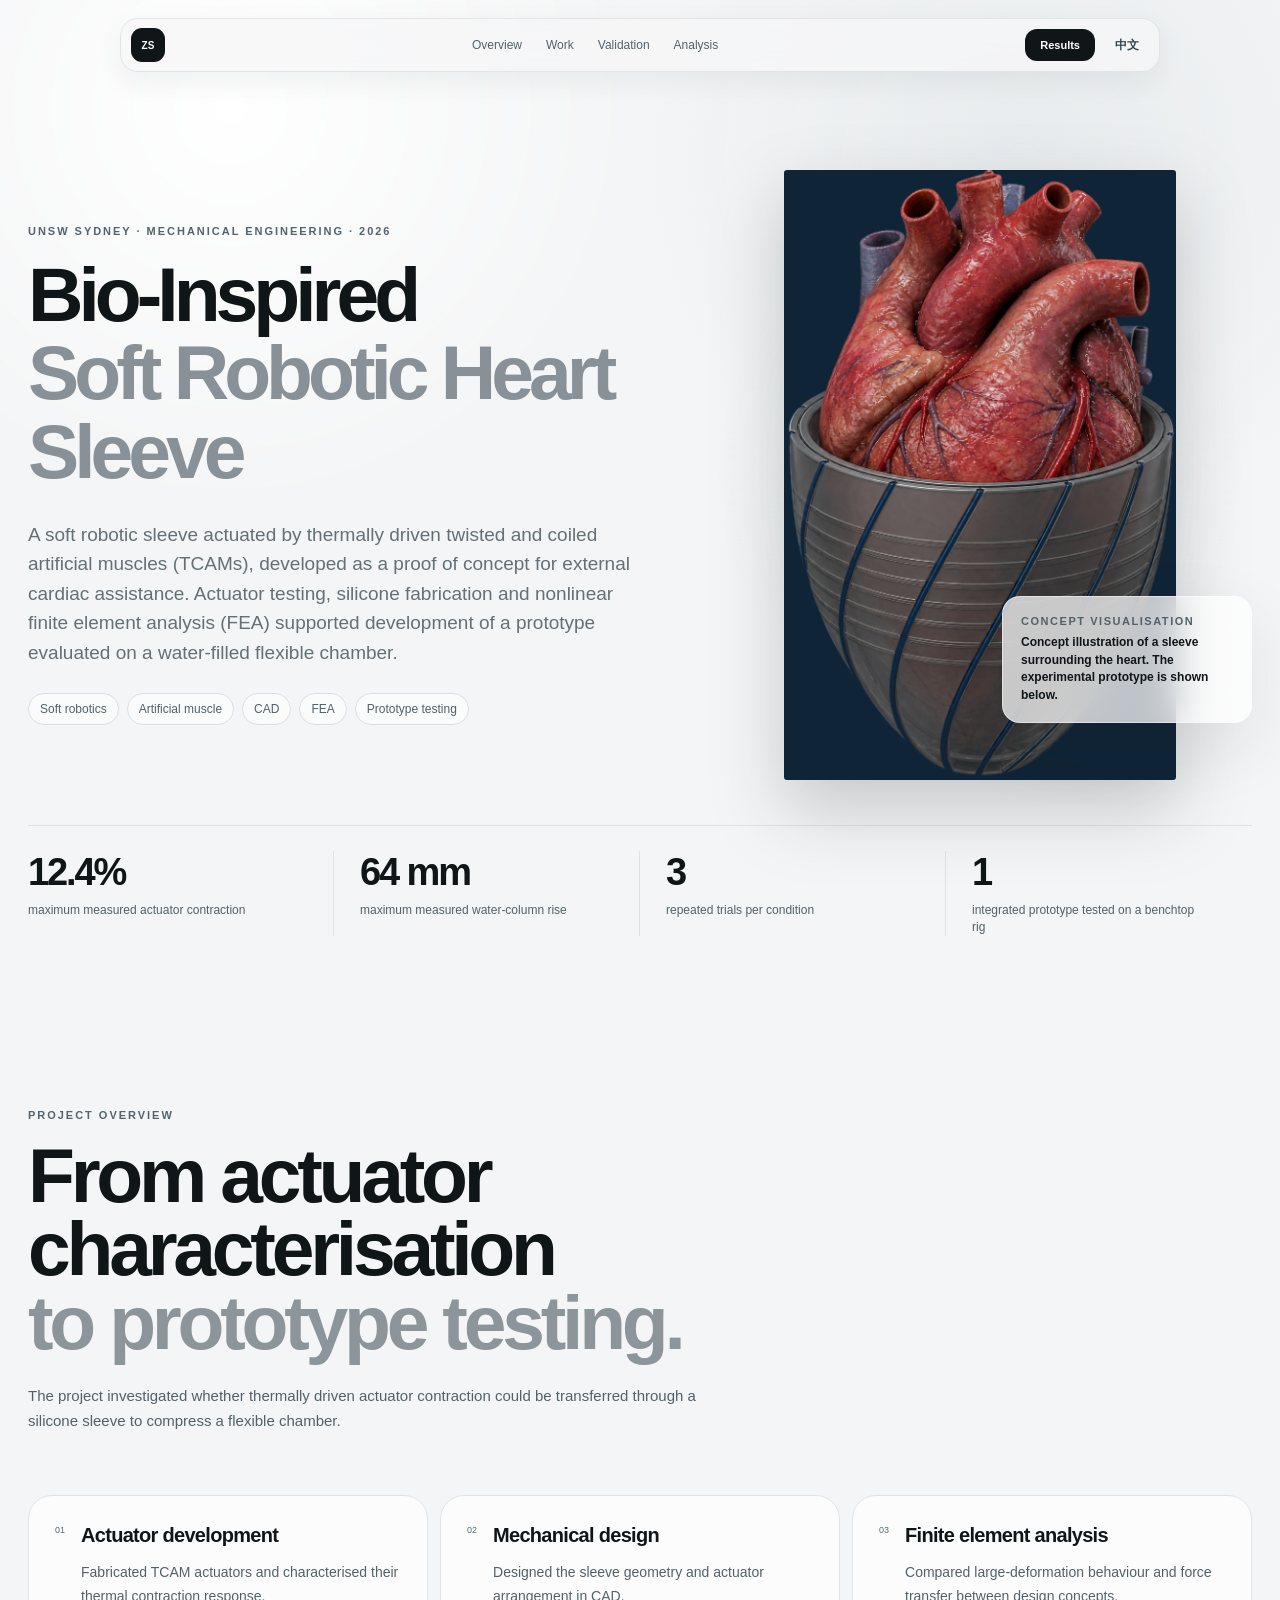
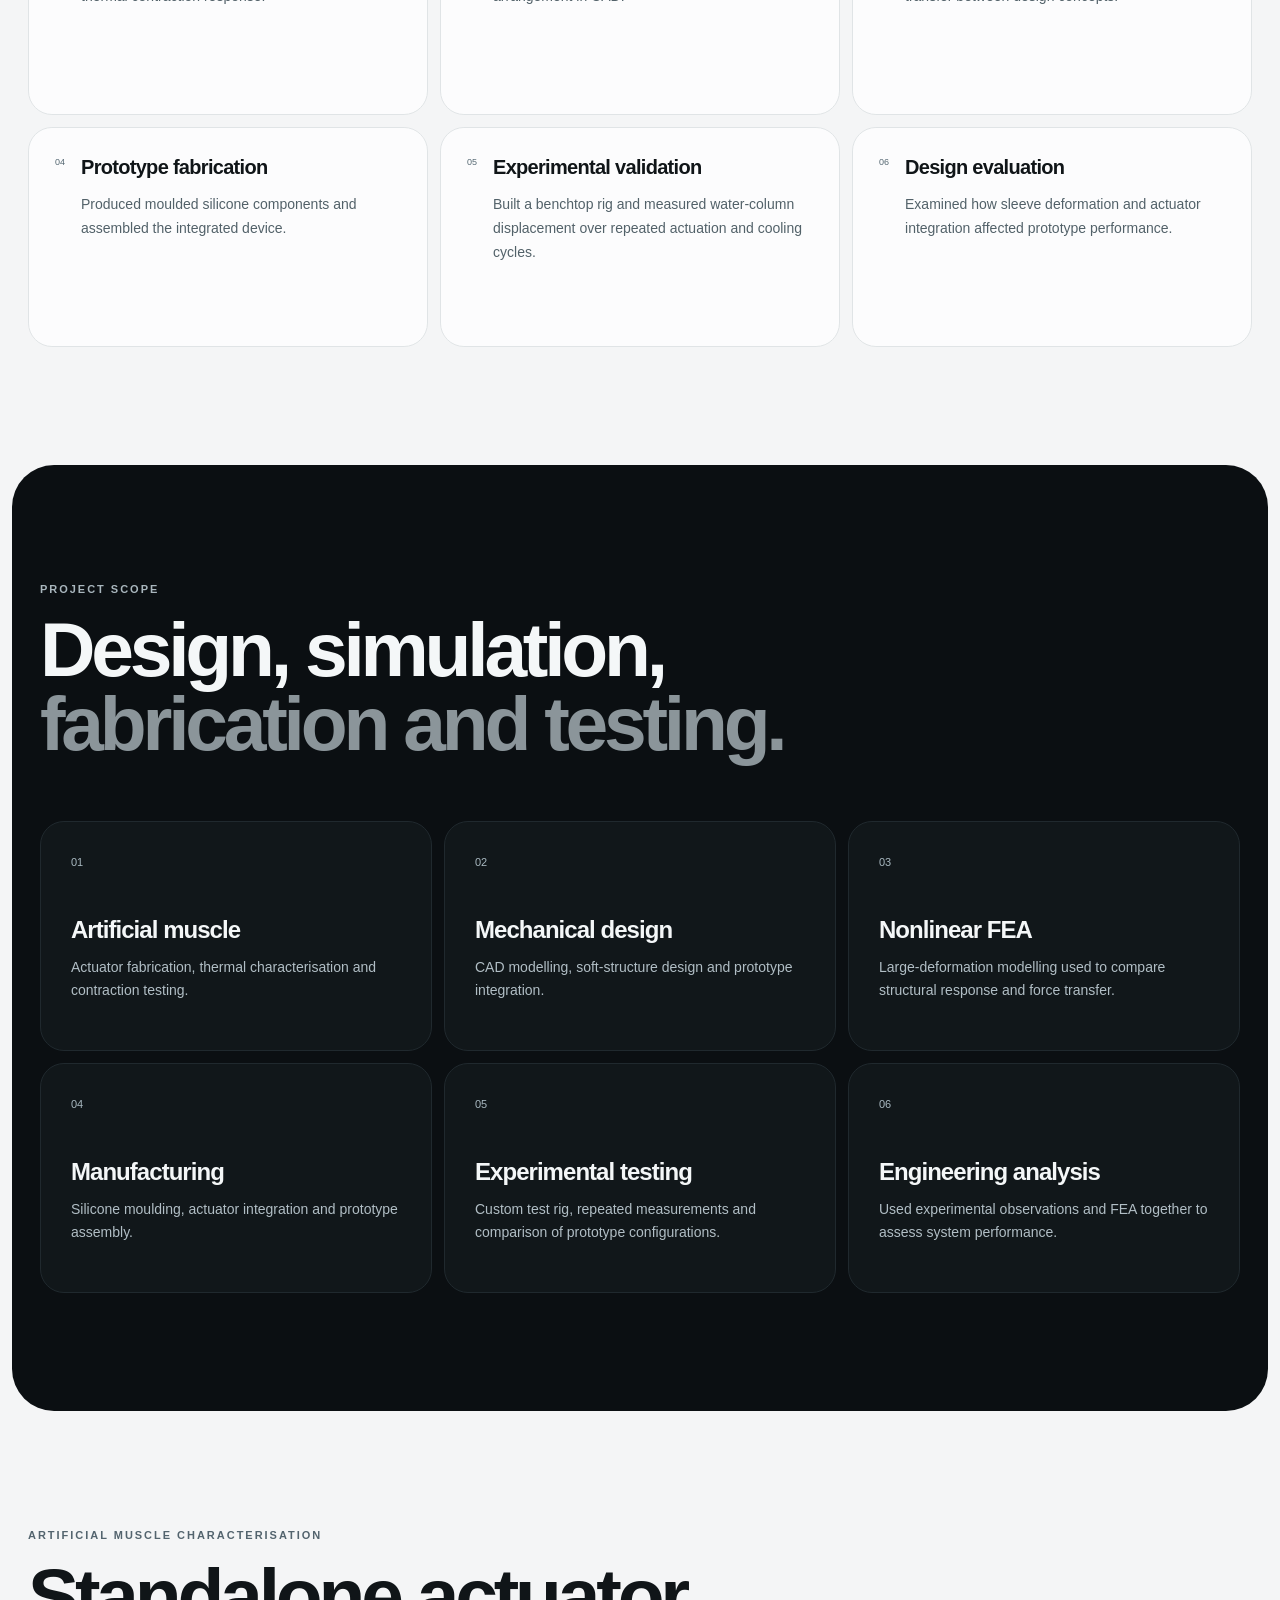
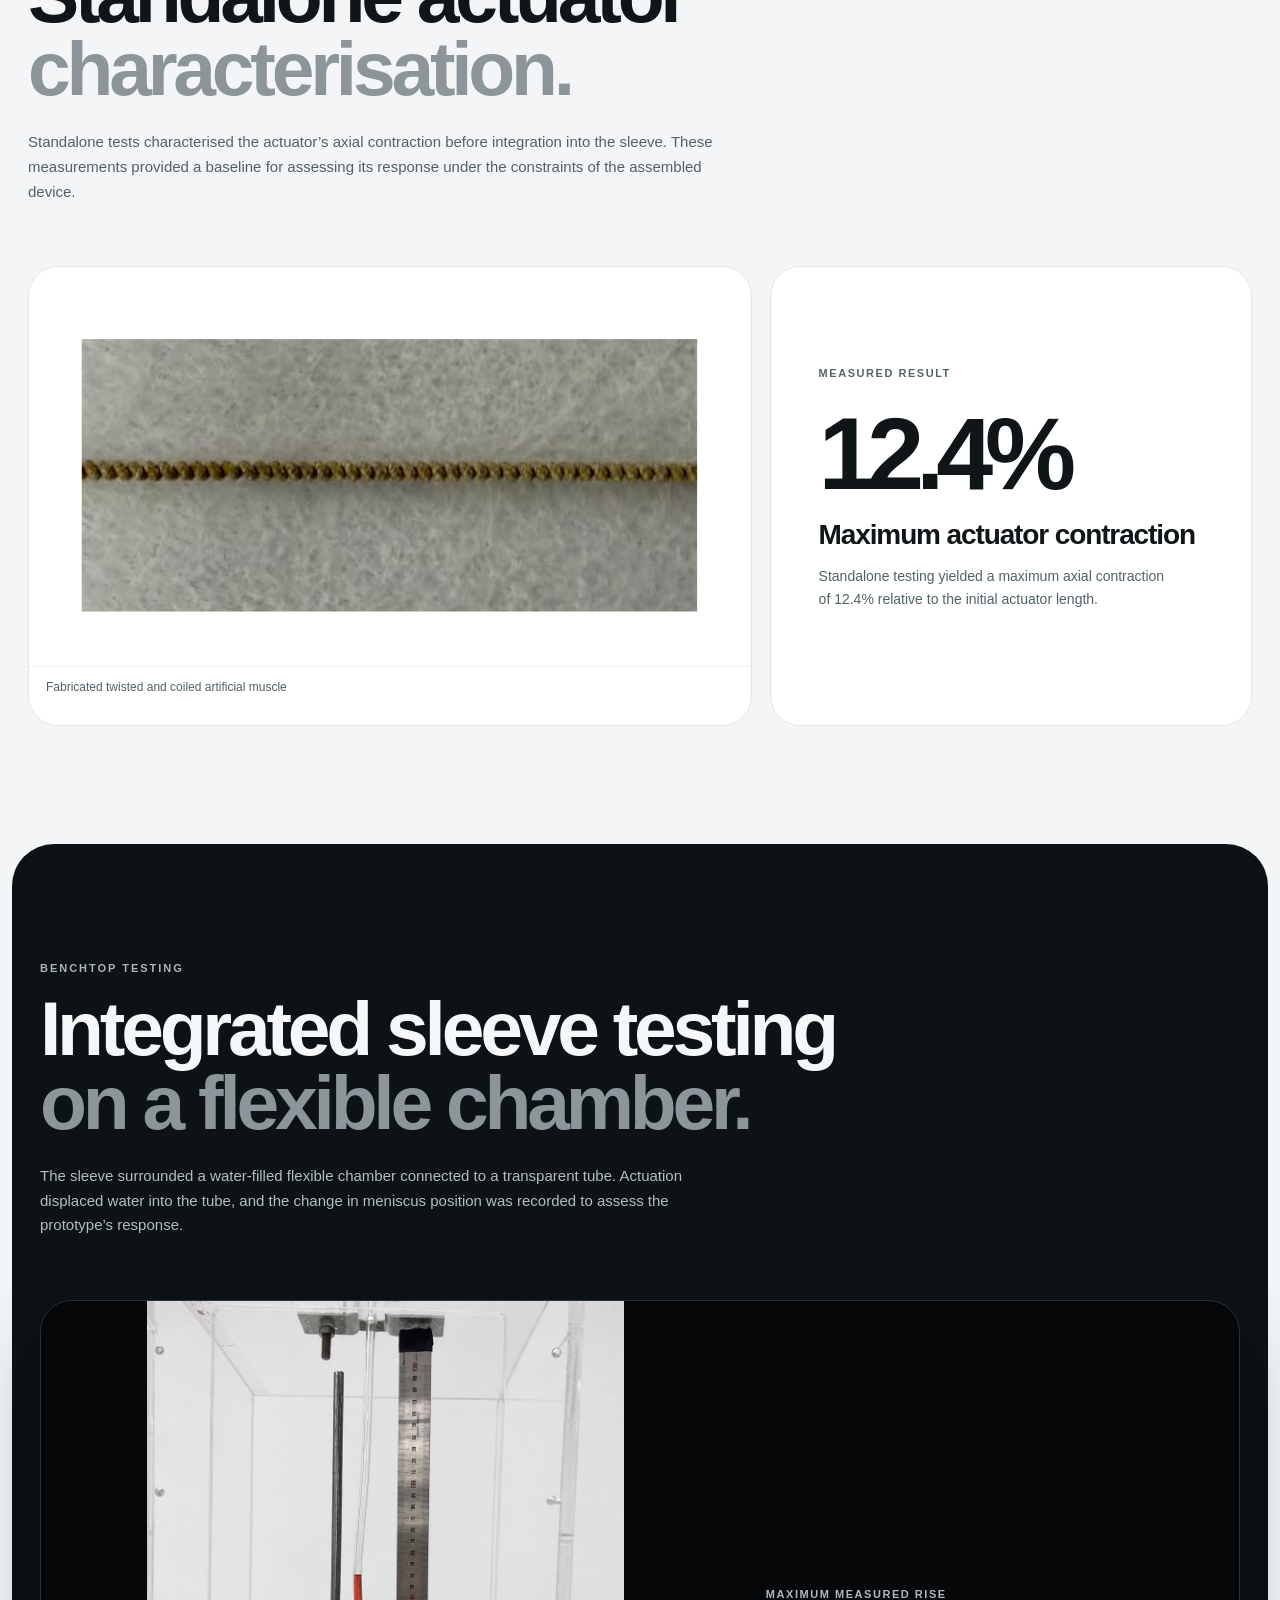
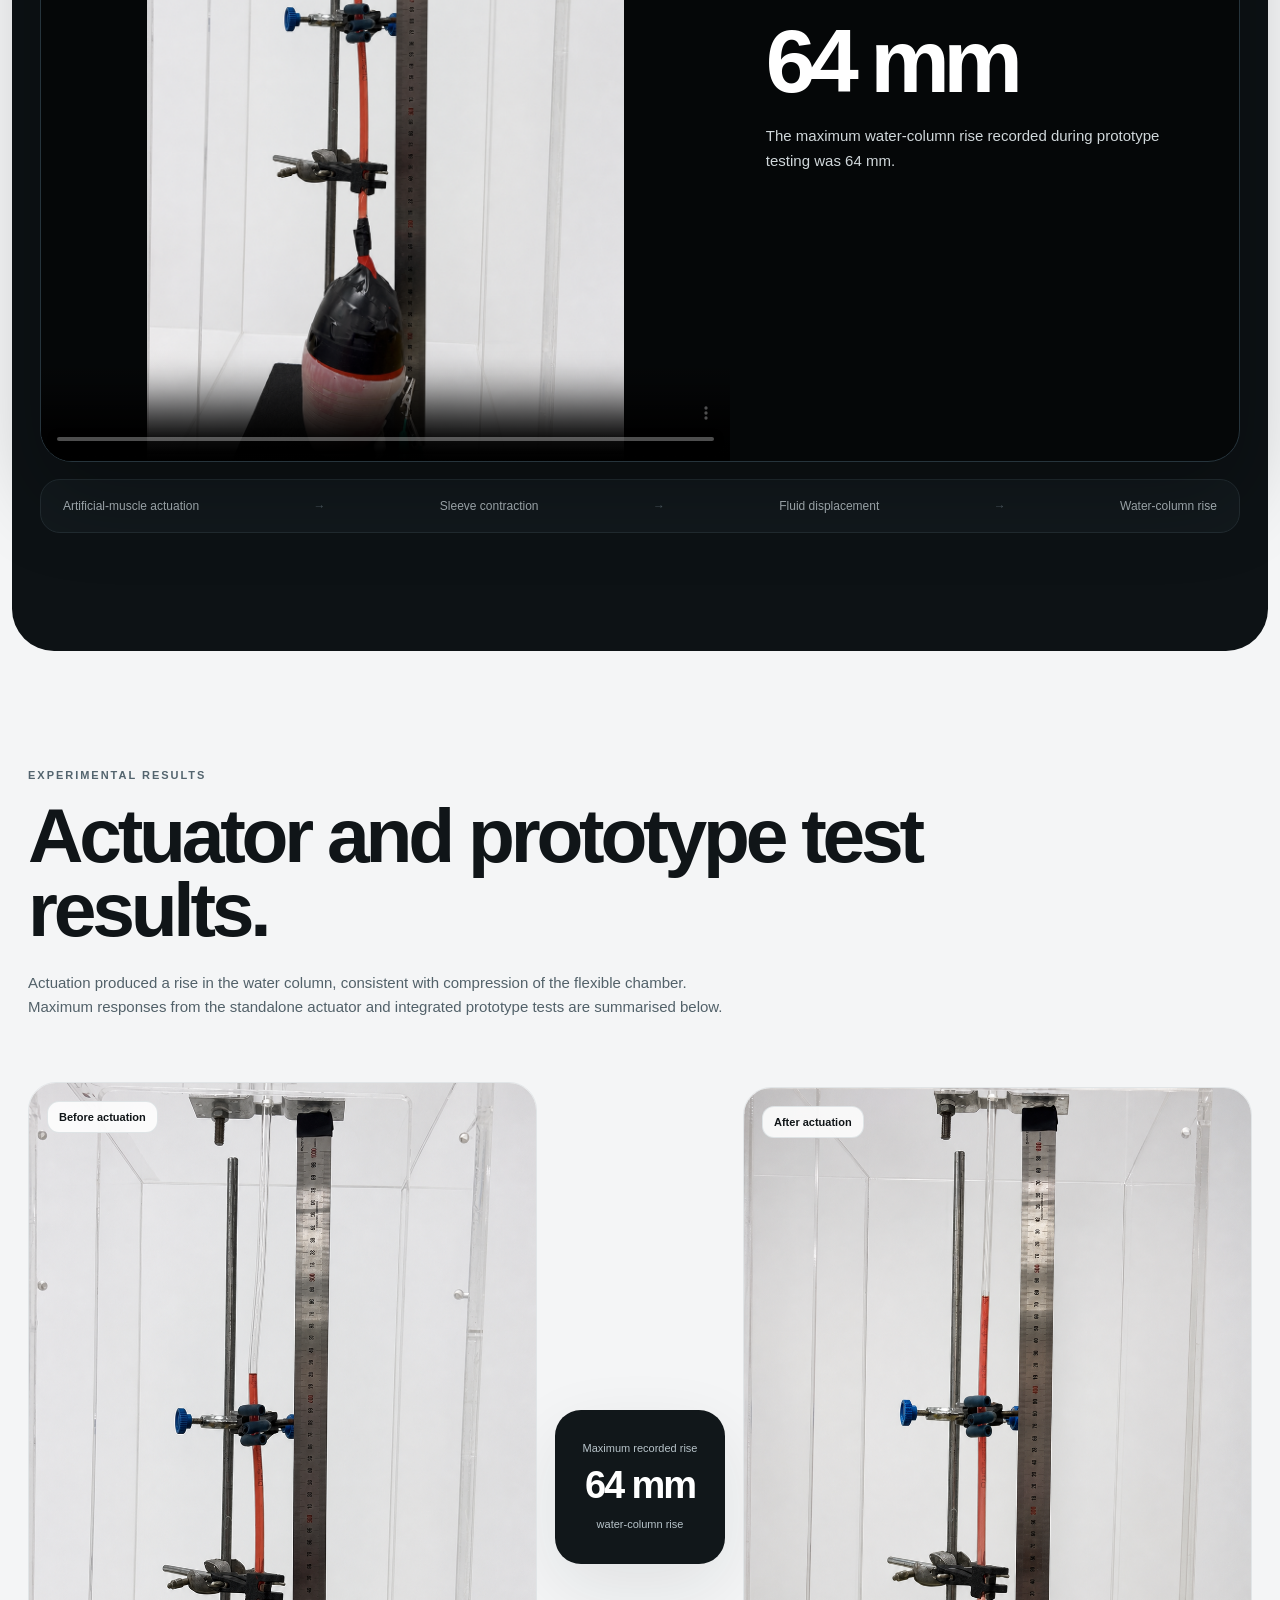
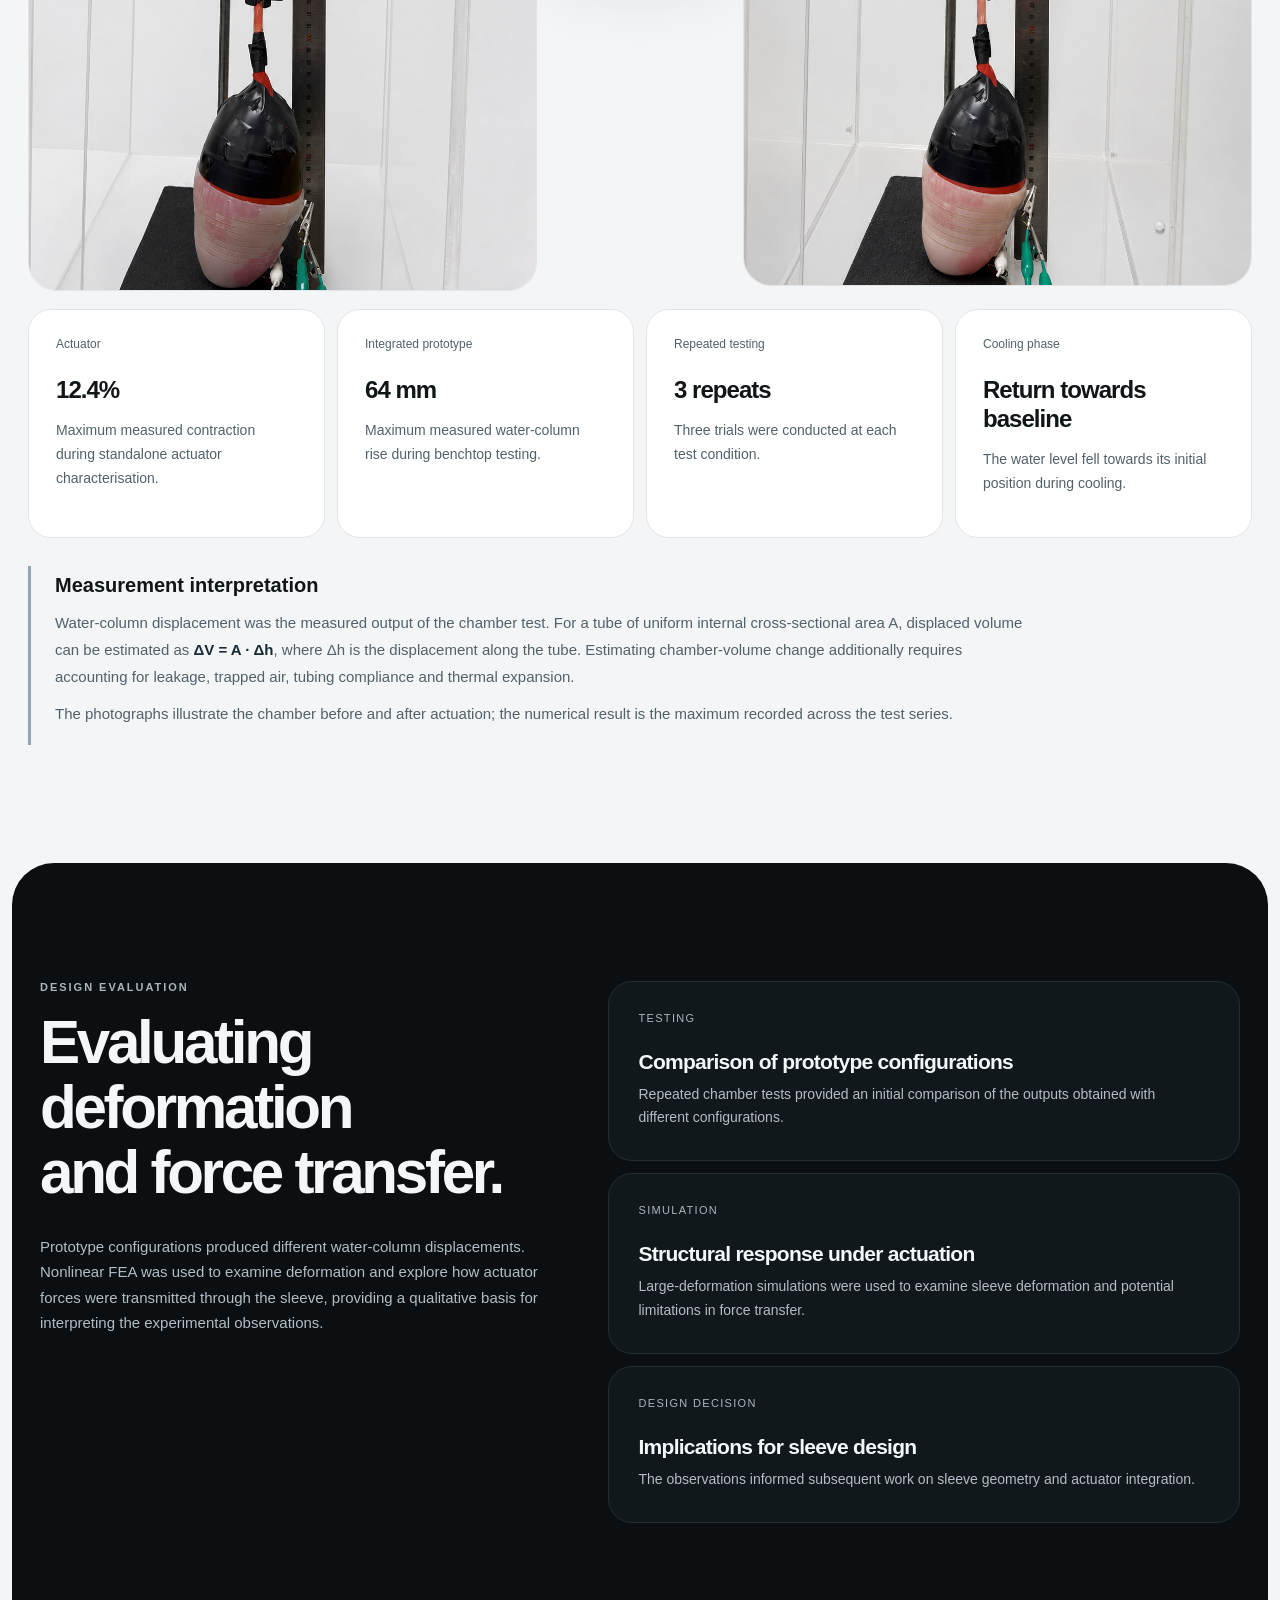
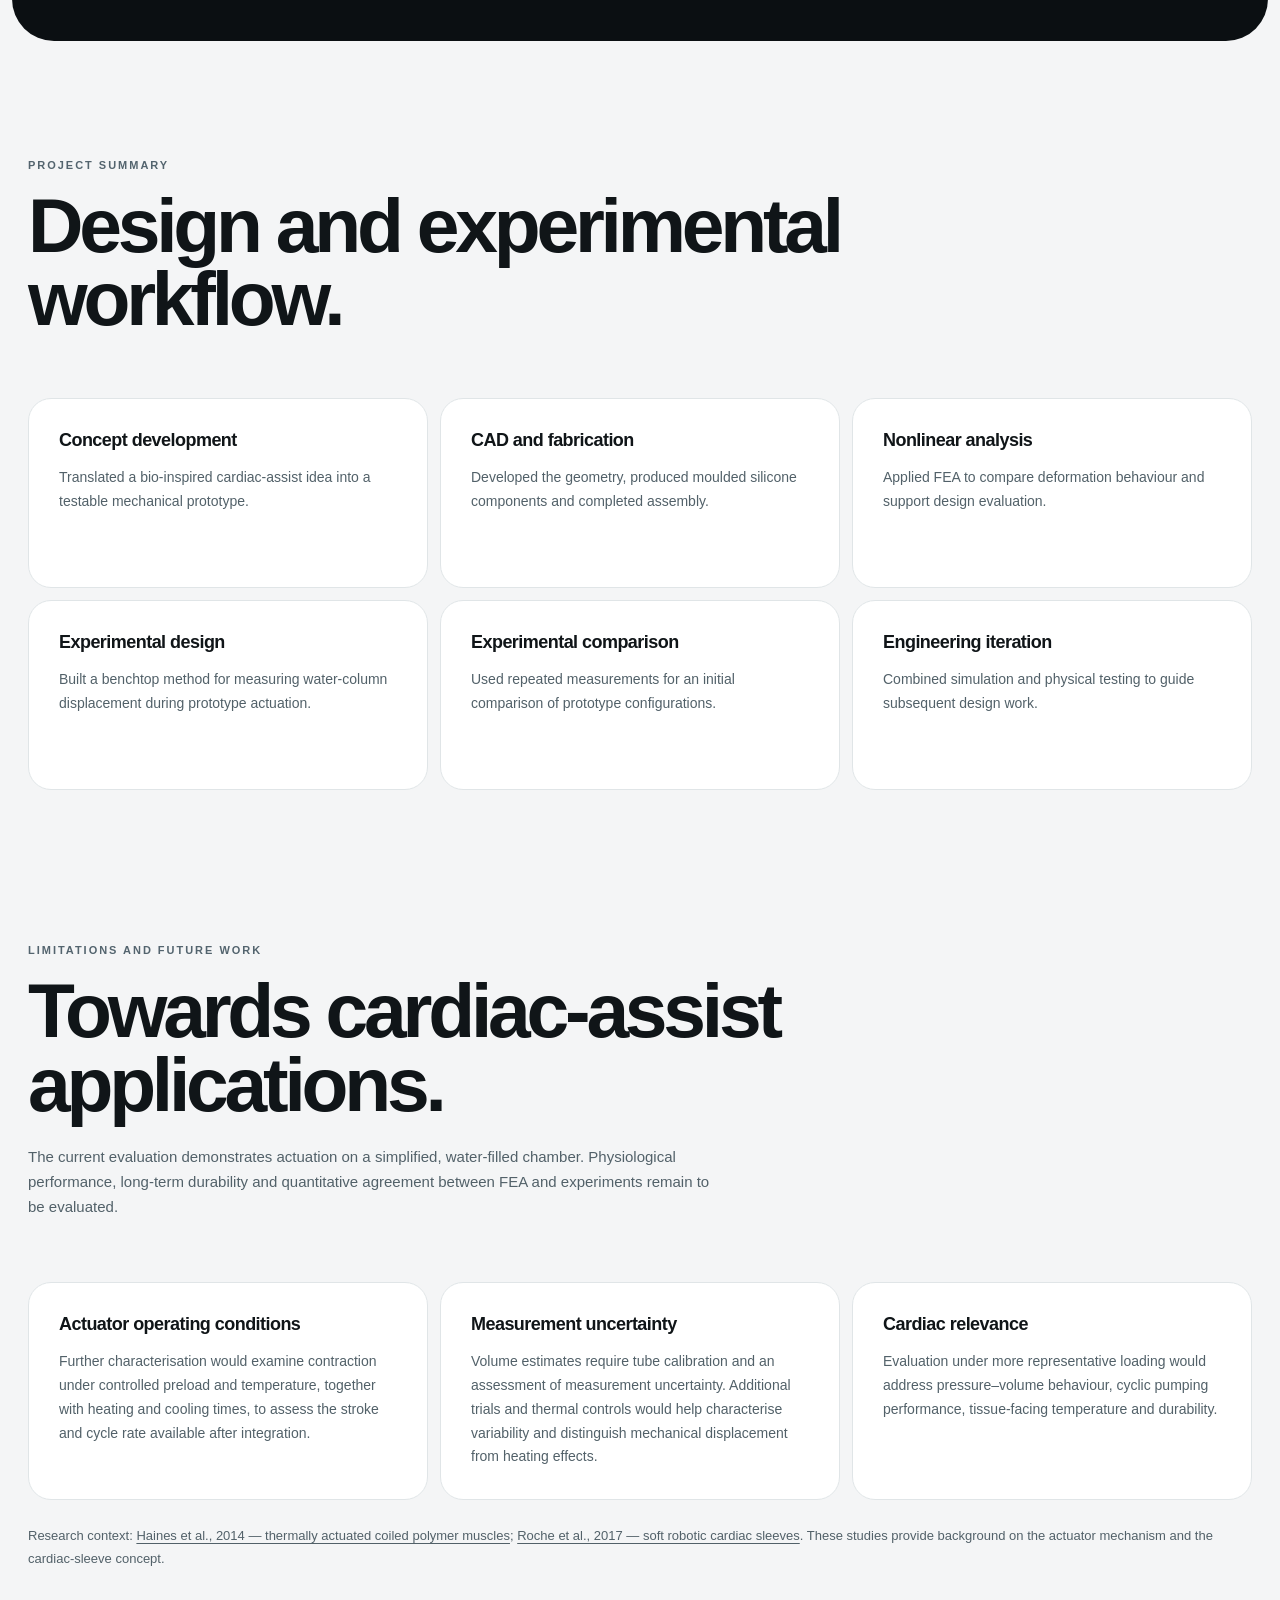
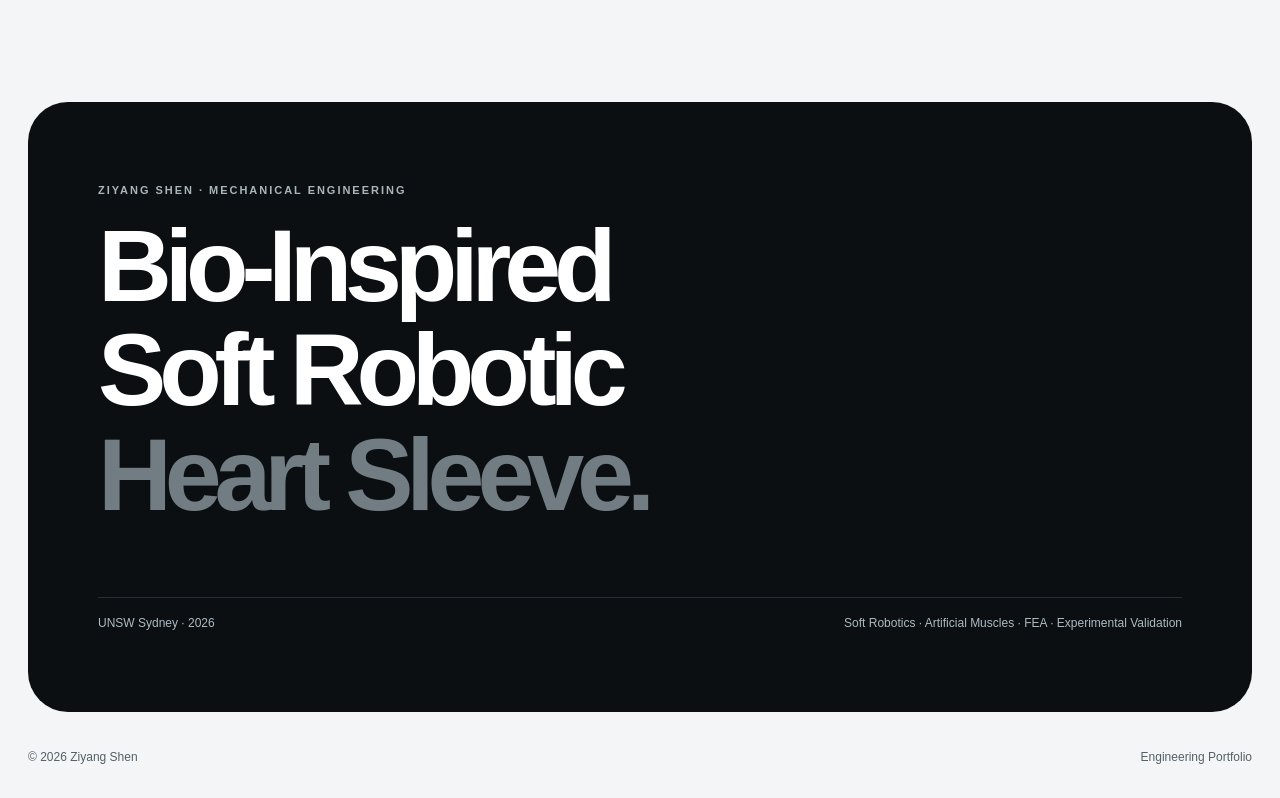
<file: index.html>
<!doctype html>
<html lang="en">
<head>
  <meta charset="utf-8" />
  <meta name="viewport" content="width=device-width, initial-scale=1" />
  <meta name="theme-color" content="#f4f5f6" />
  <meta name="description" content="Engineering portfolio project by Ziyang Shen: a bio-inspired soft robotic heart sleeve driven by artificial muscles." />
  <meta property="og:title" content="Bio-Inspired Soft Robotic Heart Sleeve — Ziyang Shen" />
  <meta property="og:description" content="Mechanical design, nonlinear FEA, silicone fabrication and benchtop testing of a soft robotic heart-sleeve concept." />
  <title>Bio-Inspired Soft Robotic Heart Sleeve — Ziyang Shen</title>
  <link rel="icon" href="data:image/svg+xml,<svg xmlns=%22http://www.w3.org/2000/svg%22 viewBox=%220 0 100 100%22><rect width=%22100%22 height=%22100%22 rx=%2230%22 fill=%22%23101518%22/><text x=%2250%22 y=%2264%22 text-anchor=%22middle%22 font-size=%2243%22 font-family=%22Arial%22 font-weight=%22700%22 fill=%22white%22>ZS</text></svg>">
  <link rel="stylesheet" href="styles.css" />
</head>
<body>
  <a class="skip-link" href="#top">Skip to content</a>
  <div class="ambient" aria-hidden="true"></div>
  <header class="nav-shell">
    <nav class="nav" aria-label="Primary navigation">
      <a class="brand" href="#top" aria-label="Back to top">ZS</a>
      <div class="nav-links">
        <a href="#overview">Overview</a>
        <a href="#scope">Work</a>
        <a href="#validation">Validation</a>
        <a href="#analysis">Analysis</a>
      </div>
      <div class="nav-actions"><a class="nav-cta" href="#results">Results</a><a class="language-switch" href="zh.html" lang="zh-CN" hreflang="zh-CN">中文</a></div>
    </nav>
  </header>

  <main id="top">
    <section class="hero shell">
      <div class="hero-copy reveal">
        <p class="eyebrow">UNSW Sydney · Mechanical Engineering · 2026</p>
        <h1>Bio-Inspired<br><span>Soft Robotic Heart Sleeve</span></h1>
        <p class="hero-deck">A soft robotic sleeve actuated by thermally driven twisted and coiled artificial muscles (TCAMs), developed as a proof of concept for external cardiac assistance. Actuator testing, silicone fabrication and nonlinear finite element analysis (FEA) supported development of a prototype evaluated on a water-filled flexible chamber.</p>
        <div class="hero-tags" aria-label="Project disciplines">
          <span>Soft robotics</span><span>Artificial muscle</span><span>CAD</span><span>FEA</span><span>Prototype testing</span>
        </div>
      </div>
      <div class="hero-art reveal" data-delay="90">
        <div class="hero-halo" aria-hidden="true"></div>
        <figure class="heart-stage">
          <img src="assets/hero-heart.png" alt="Concept visualisation of a heart supported by a soft robotic sleeve" />
        </figure>
        <div class="hero-note glass">
          <span class="mini-label">Concept visualisation</span>
          <strong>Concept illustration of a sleeve surrounding the heart. The experimental prototype is shown below.</strong>
        </div>
      </div>
      <div class="hero-metrics reveal" data-delay="150">
        <article><strong>12.4%</strong><span>maximum measured actuator contraction</span></article>
        <article><strong>64 mm</strong><span>maximum measured water-column rise</span></article>
        <article><strong>3</strong><span>repeated trials per condition</span></article>
        <article><strong>1</strong><span>integrated prototype tested on a benchtop rig</span></article>
      </div>
    </section>

    <section id="overview" class="shell section-gap">
      <div class="section-kicker reveal">
        <p class="eyebrow">Project overview</p>
        <h2>From actuator characterisation<br><span>to prototype testing.</span></h2>
        <p>The project investigated whether thermally driven actuator contraction could be transferred through a silicone sleeve to compress a flexible chamber.</p>
      </div>
      <div class="overview-grid reveal" data-delay="70">
        <article><span class="step-no">01</span><div><strong>Actuator development</strong><p>Fabricated TCAM actuators and characterised their thermal contraction response.</p></div></article>
        <article><span class="step-no">02</span><div><strong>Mechanical design</strong><p>Designed the sleeve geometry and actuator arrangement in CAD.</p></div></article>
        <article><span class="step-no">03</span><div><strong>Finite element analysis</strong><p>Compared large-deformation behaviour and force transfer between design concepts.</p></div></article>
        <article><span class="step-no">04</span><div><strong>Prototype fabrication</strong><p>Produced moulded silicone components and assembled the integrated device.</p></div></article>
        <article><span class="step-no">05</span><div><strong>Experimental validation</strong><p>Built a benchtop rig and measured water-column displacement over repeated actuation and cooling cycles.</p></div></article>
        <article><span class="step-no">06</span><div><strong>Design evaluation</strong><p>Examined how sleeve deformation and actuator integration affected prototype performance.</p></div></article>
      </div>
    </section>

    <section id="scope" class="dark-band">
      <div class="shell section-gap">
        <div class="story-head reveal">
          <p class="eyebrow light">Project scope</p>
          <h2>Design, simulation,<br><span>fabrication and testing.</span></h2>
        </div>
        <div class="scope-grid">
          <article class="scope-card reveal"><span>01</span><h3>Artificial muscle</h3><p>Actuator fabrication, thermal characterisation and contraction testing.</p></article>
          <article class="scope-card reveal" data-delay="50"><span>02</span><h3>Mechanical design</h3><p>CAD modelling, soft-structure design and prototype integration.</p></article>
          <article class="scope-card reveal" data-delay="100"><span>03</span><h3>Nonlinear FEA</h3><p>Large-deformation modelling used to compare structural response and force transfer.</p></article>
          <article class="scope-card reveal" data-delay="150"><span>04</span><h3>Manufacturing</h3><p>Silicone moulding, actuator integration and prototype assembly.</p></article>
          <article class="scope-card reveal" data-delay="200"><span>05</span><h3>Experimental testing</h3><p>Custom test rig, repeated measurements and comparison of prototype configurations.</p></article>
          <article class="scope-card reveal" data-delay="250"><span>06</span><h3>Engineering analysis</h3><p>Used experimental observations and FEA together to assess system performance.</p></article>
        </div>
      </div>
    </section>

    <section class="shell section-gap actuator-story">
      <div class="section-kicker reveal">
        <p class="eyebrow">Artificial muscle characterisation</p>
        <h2>Standalone actuator<br><span>characterisation.</span></h2>
        <p>Standalone tests characterised the actuator’s axial contraction before integration into the sleeve. These measurements provided a baseline for assessing its response under the constraints of the assembled device.</p>
      </div>
      <div class="actuator-layout">
        <figure class="media-card reveal">
          <img loading="lazy" decoding="async" src="assets/tcam-fiber.png" alt="Close-up of a fabricated twisted and coiled artificial muscle" />
          <figcaption>Fabricated twisted and coiled artificial muscle</figcaption>
        </figure>
        <article class="metric-feature reveal" data-delay="80">
          <span class="mini-label">Measured result</span>
          <strong>12.4%</strong>
          <h3>Maximum actuator contraction</h3>
          <p>Standalone testing yielded a maximum axial contraction of 12.4% relative to the initial actuator length.</p>
        </article>
      </div>
    </section>

    <section id="validation" class="validation-wrap">
      <div class="shell section-gap">
        <div class="section-kicker reveal light-copy">
          <p class="eyebrow light">Benchtop testing</p>
          <h2>Integrated sleeve testing<br><span>on a flexible chamber.</span></h2>
          <p>The sleeve surrounded a water-filled flexible chamber connected to a transparent tube. Actuation displaced water into the tube, and the change in meniscus position was recorded to assess the prototype’s response.</p>
        </div>
        <div class="video-stage reveal" data-delay="60">
          <video src="assets/validation-demo.mp4" controls muted playsinline preload="metadata" poster="assets/before.png" aria-label="Benchtop actuation demonstration">Your browser cannot play this video. <a href="assets/validation-demo.mp4">Open the video file</a></video>
          <div class="video-shade"></div>
          <div class="video-result">
            <span class="mini-label">Maximum measured rise</span>
            <strong>64 mm</strong>
            <p>The maximum water-column rise recorded during prototype testing was 64 mm.</p>
          </div>
        </div>
        <div class="method-line reveal" data-delay="110">
          <span>Artificial-muscle actuation</span><i>→</i><span>Sleeve contraction</span><i>→</i><span>Fluid displacement</span><i>→</i><span>Water-column rise</span>
        </div>
      </div>
    </section>

    <section id="results" class="shell section-gap outcomes">
      <div class="section-kicker reveal">
        <p class="eyebrow">Experimental results</p>
        <h2>Actuator and prototype test results.</h2>
        <p>Actuation produced a rise in the water column, consistent with compression of the flexible chamber. Maximum responses from the standalone actuator and integrated prototype tests are summarised below.</p>
      </div>
      <div class="before-after reveal">
        <figure><span class="photo-label">Before actuation</span><img loading="lazy" decoding="async" src="assets/before.png" alt="Benchtop testing system before actuation" /></figure>
        <div class="delta-card"><span>Maximum recorded rise</span><strong>64 mm</strong><small>water-column rise</small></div>
        <figure><span class="photo-label">After actuation</span><img loading="lazy" decoding="async" src="assets/after.png" alt="Benchtop system after actuation, showing a higher water level" /></figure>
      </div>
      <div class="result-grid reveal" data-delay="90">
        <article><span>Actuator</span><strong>12.4%</strong><p>Maximum measured contraction during standalone actuator characterisation.</p></article>
        <article><span>Integrated prototype</span><strong>64 mm</strong><p>Maximum measured water-column rise during benchtop testing.</p></article>
        <article><span>Repeated testing</span><strong>3 repeats</strong><p>Three trials were conducted at each test condition.</p></article>
        <article><span>Cooling phase</span><strong>Return towards baseline</strong><p>The water level fell towards its initial position during cooling.</p></article>
      </div>

      <div class="measurement-note">
        <h3>Measurement interpretation</h3>
        <p>Water-column displacement was the measured output of the chamber test. For a tube of uniform internal cross-sectional area A, displaced volume can be estimated as <span class="formula">ΔV = A · Δh</span>, where Δh is the displacement along the tube. Estimating chamber-volume change additionally requires accounting for leakage, trapped air, tubing compliance and thermal expansion.</p>
        <p>The photographs illustrate the chamber before and after actuation; the numerical result is the maximum recorded across the test series.</p>
      </div>
    </section>

    <section id="analysis" class="insight-wrap">
      <div class="shell section-gap">
        <div class="insight-grid">
          <div class="insight-copy reveal">
            <p class="eyebrow light">Design evaluation</p>
            <h2>Evaluating deformation<br>and force transfer.</h2>
            <p>Prototype configurations produced different water-column displacements. Nonlinear FEA was used to examine deformation and explore how actuator forces were transmitted through the sleeve, providing a qualitative basis for interpreting the experimental observations.</p>
          </div>
          <div class="insight-cards reveal" data-delay="80">
            <article><span>Testing</span><strong>Comparison of prototype configurations</strong><p>Repeated chamber tests provided an initial comparison of the outputs obtained with different configurations.</p></article>
            <article><span>Simulation</span><strong>Structural response under actuation</strong><p>Large-deformation simulations were used to examine sleeve deformation and potential limitations in force transfer.</p></article>
            <article><span>Design decision</span><strong>Implications for sleeve design</strong><p>The observations informed subsequent work on sleeve geometry and actuator integration.</p></article>
          </div>
        </div>
      </div>
    </section>

    <section class="shell section-gap contribution">
      <div class="section-kicker reveal">
        <p class="eyebrow">Project summary</p>
        <h2>Design and experimental workflow.</h2>
      </div>
      <div class="contribution-grid reveal" data-delay="70">
        <article><strong>Concept development</strong><p>Translated a bio-inspired cardiac-assist idea into a testable mechanical prototype.</p></article>
        <article><strong>CAD and fabrication</strong><p>Developed the geometry, produced moulded silicone components and completed assembly.</p></article>
        <article><strong>Nonlinear analysis</strong><p>Applied FEA to compare deformation behaviour and support design evaluation.</p></article>
        <article><strong>Experimental design</strong><p>Built a benchtop method for measuring water-column displacement during prototype actuation.</p></article>
        <article><strong>Experimental comparison</strong><p>Used repeated measurements for an initial comparison of prototype configurations.</p></article>
        <article><strong>Engineering iteration</strong><p>Combined simulation and physical testing to guide subsequent design work.</p></article>
      </div>
    </section>


    <section class="shell section-gap limitations" id="limitations">
      <div class="section-kicker">
        <p class="eyebrow">Limitations and future work</p>
        <h2>Towards cardiac-assist applications.</h2>
        <p>The current evaluation demonstrates actuation on a simplified, water-filled chamber. Physiological performance, long-term durability and quantitative agreement between FEA and experiments remain to be evaluated.</p>
      </div>
      <div class="contribution-grid">
        <article><strong>Actuator operating conditions</strong><p>Further characterisation would examine contraction under controlled preload and temperature, together with heating and cooling times, to assess the stroke and cycle rate available after integration.</p></article>
        <article><strong>Measurement uncertainty</strong><p>Volume estimates require tube calibration and an assessment of measurement uncertainty. Additional trials and thermal controls would help characterise variability and distinguish mechanical displacement from heating effects.</p></article>
        <article><strong>Cardiac relevance</strong><p>Evaluation under more representative loading would address pressure–volume behaviour, cyclic pumping performance, tissue-facing temperature and durability.</p></article>
      </div>
      <p class="reference-note">Research context: <a href="https://doi.org/10.1126/science.1246906">Haines et al., 2014 — thermally actuated coiled polymer muscles</a>; <a href="https://doi.org/10.1126/scitranslmed.aaf3925">Roche et al., 2017 — soft robotic cardiac sleeves</a>. These studies provide background on the actuator mechanism and the cardiac-sleeve concept.</p>
    </section>

    <section class="closing shell reveal">
      <p class="eyebrow light">Ziyang Shen · Mechanical Engineering</p>
      <h2>Bio-Inspired<br>Soft Robotic<br><span>Heart Sleeve.</span></h2>
      <div class="closing-meta">
        <span>UNSW Sydney · 2026</span>
        <span>Soft Robotics · Artificial Muscles · FEA · Experimental Validation</span>
      </div>
    </section>
  </main>
  <footer><span>© 2026 Ziyang Shen</span><span>Engineering Portfolio</span></footer>
  <script src="script.js"></script>
</body>
</html>
</file>
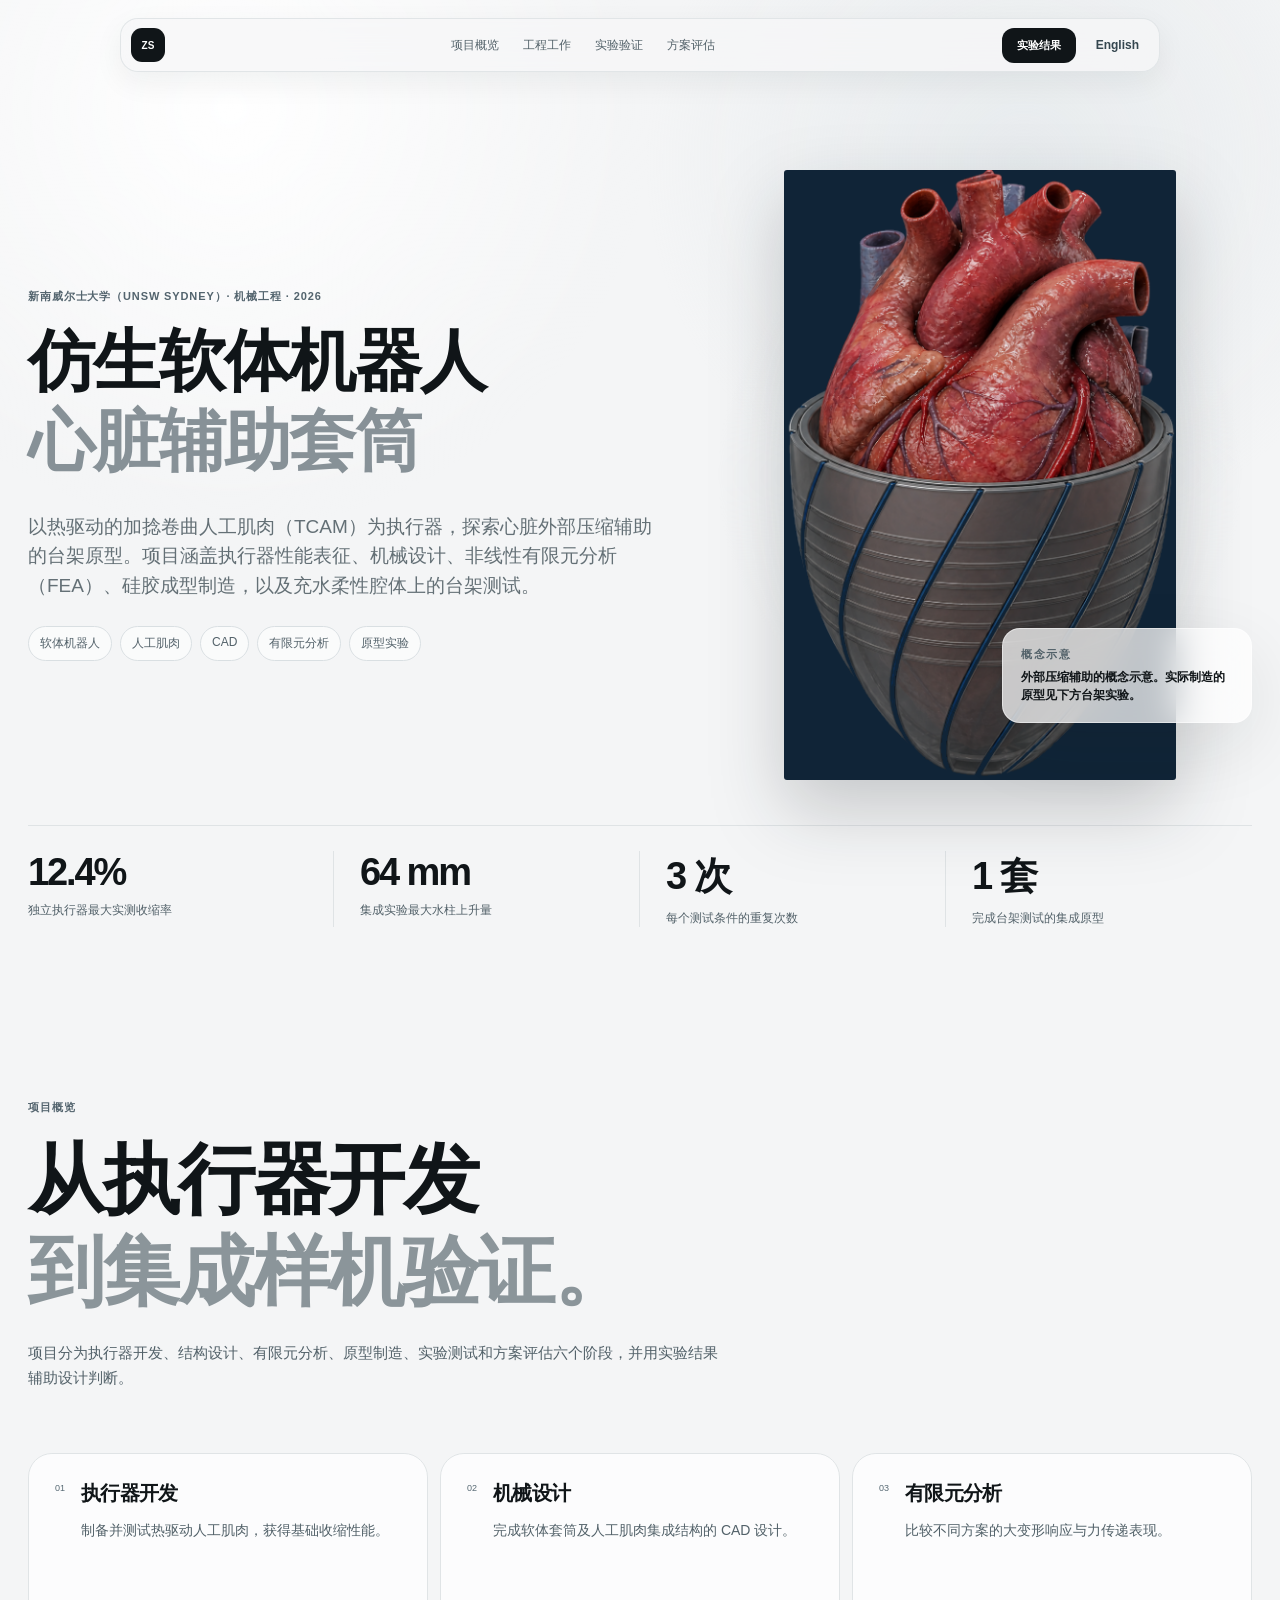
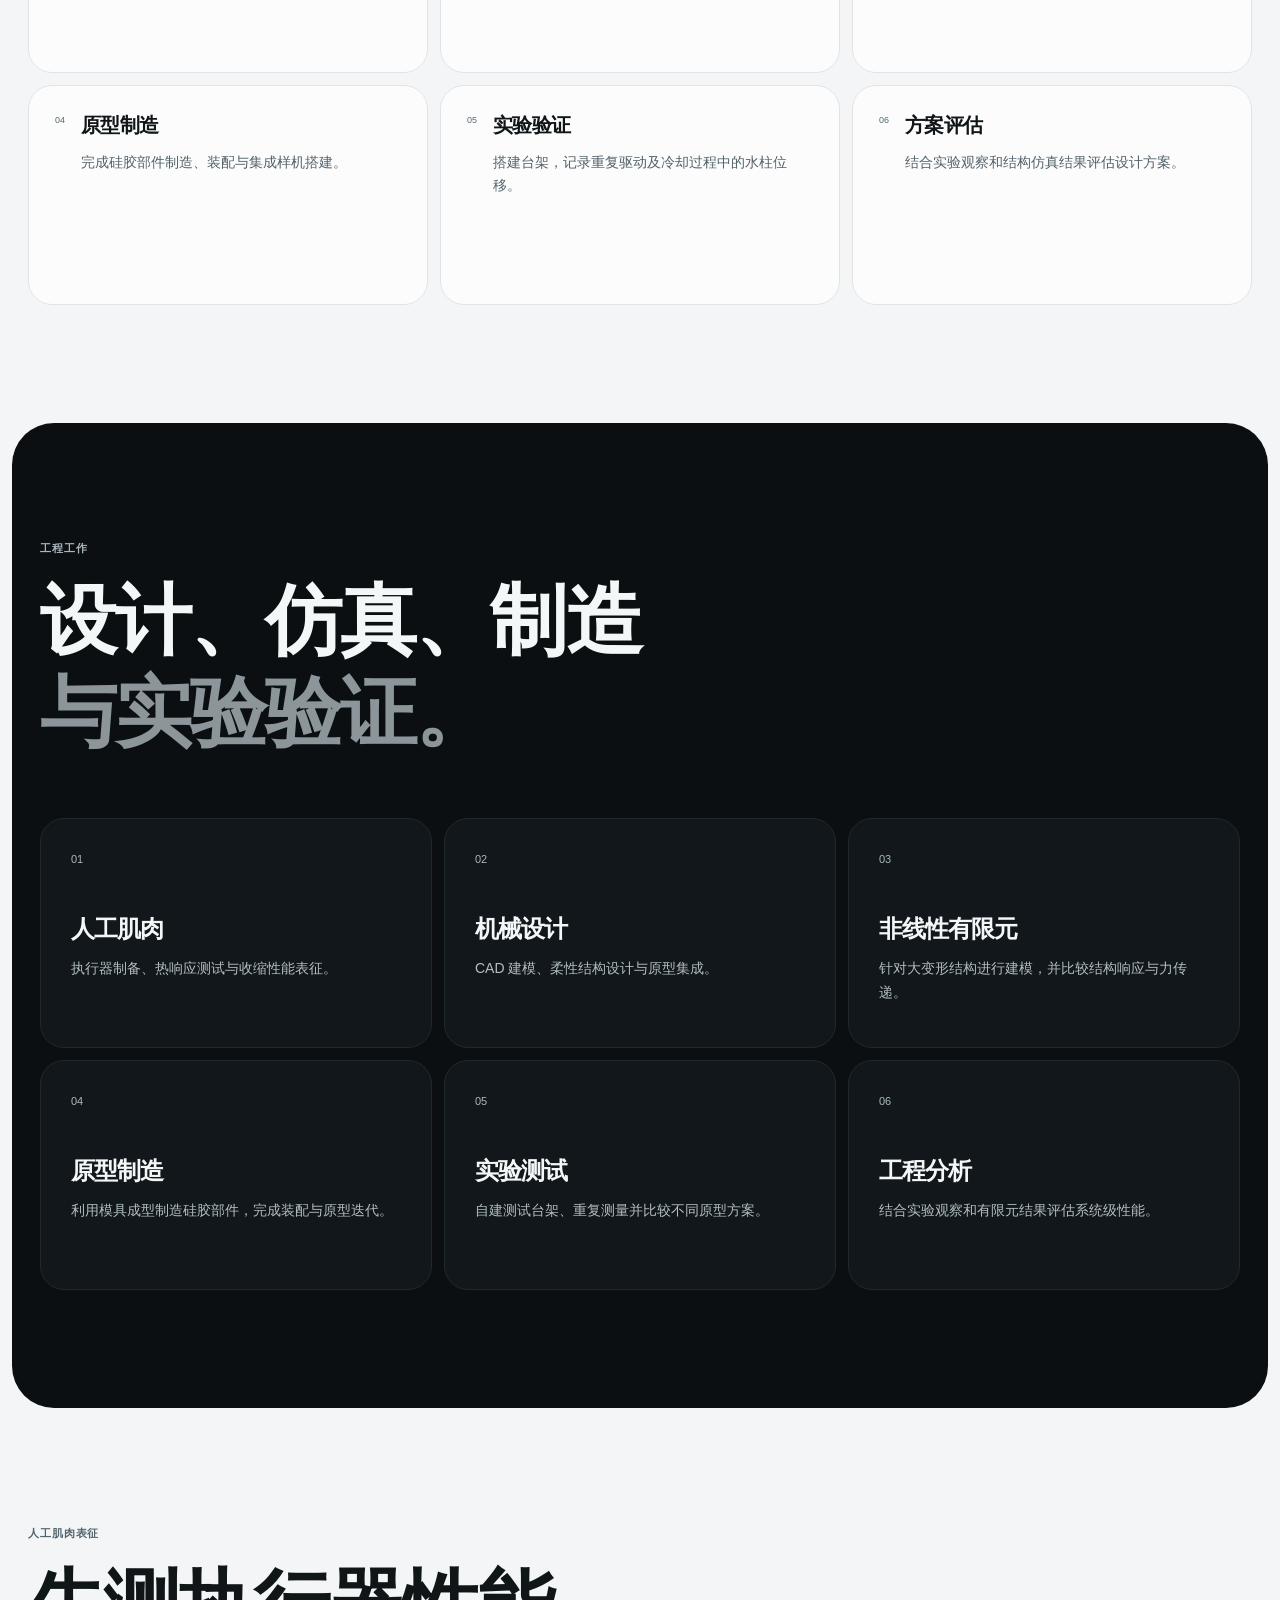
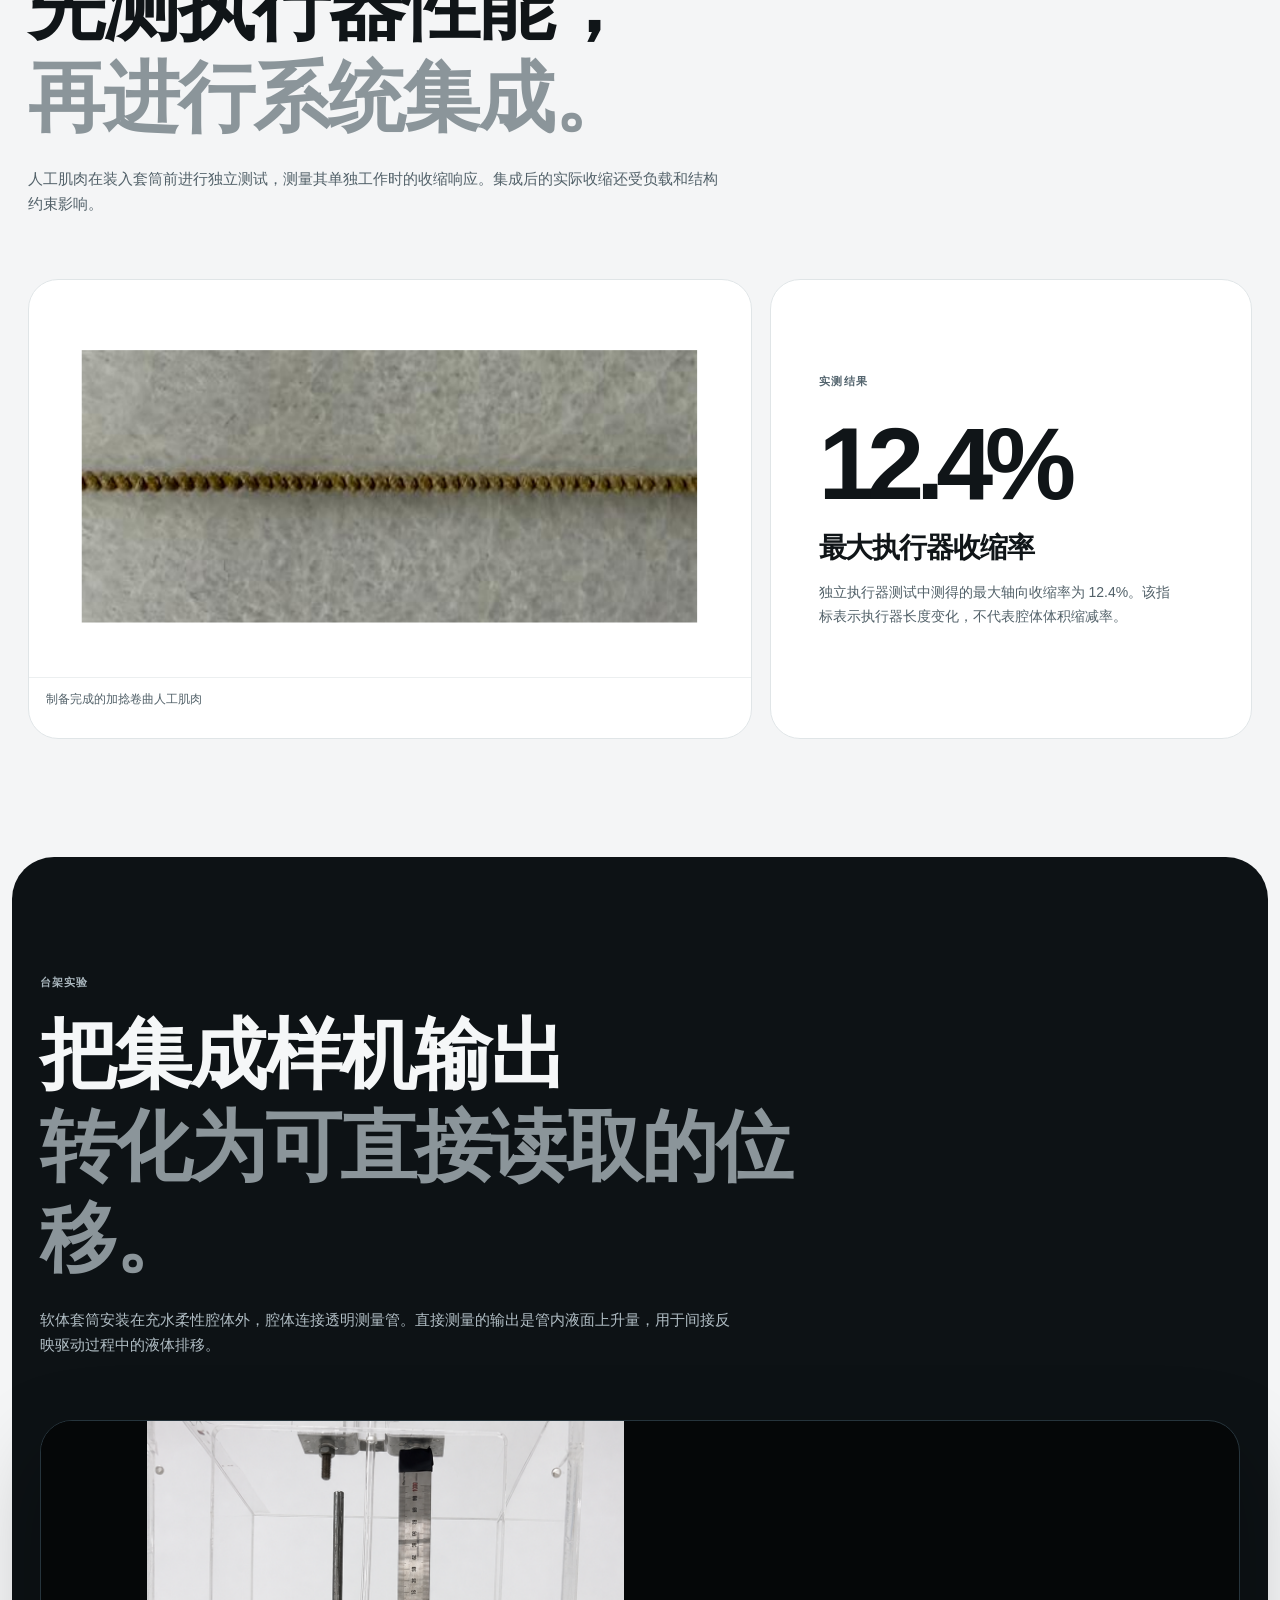
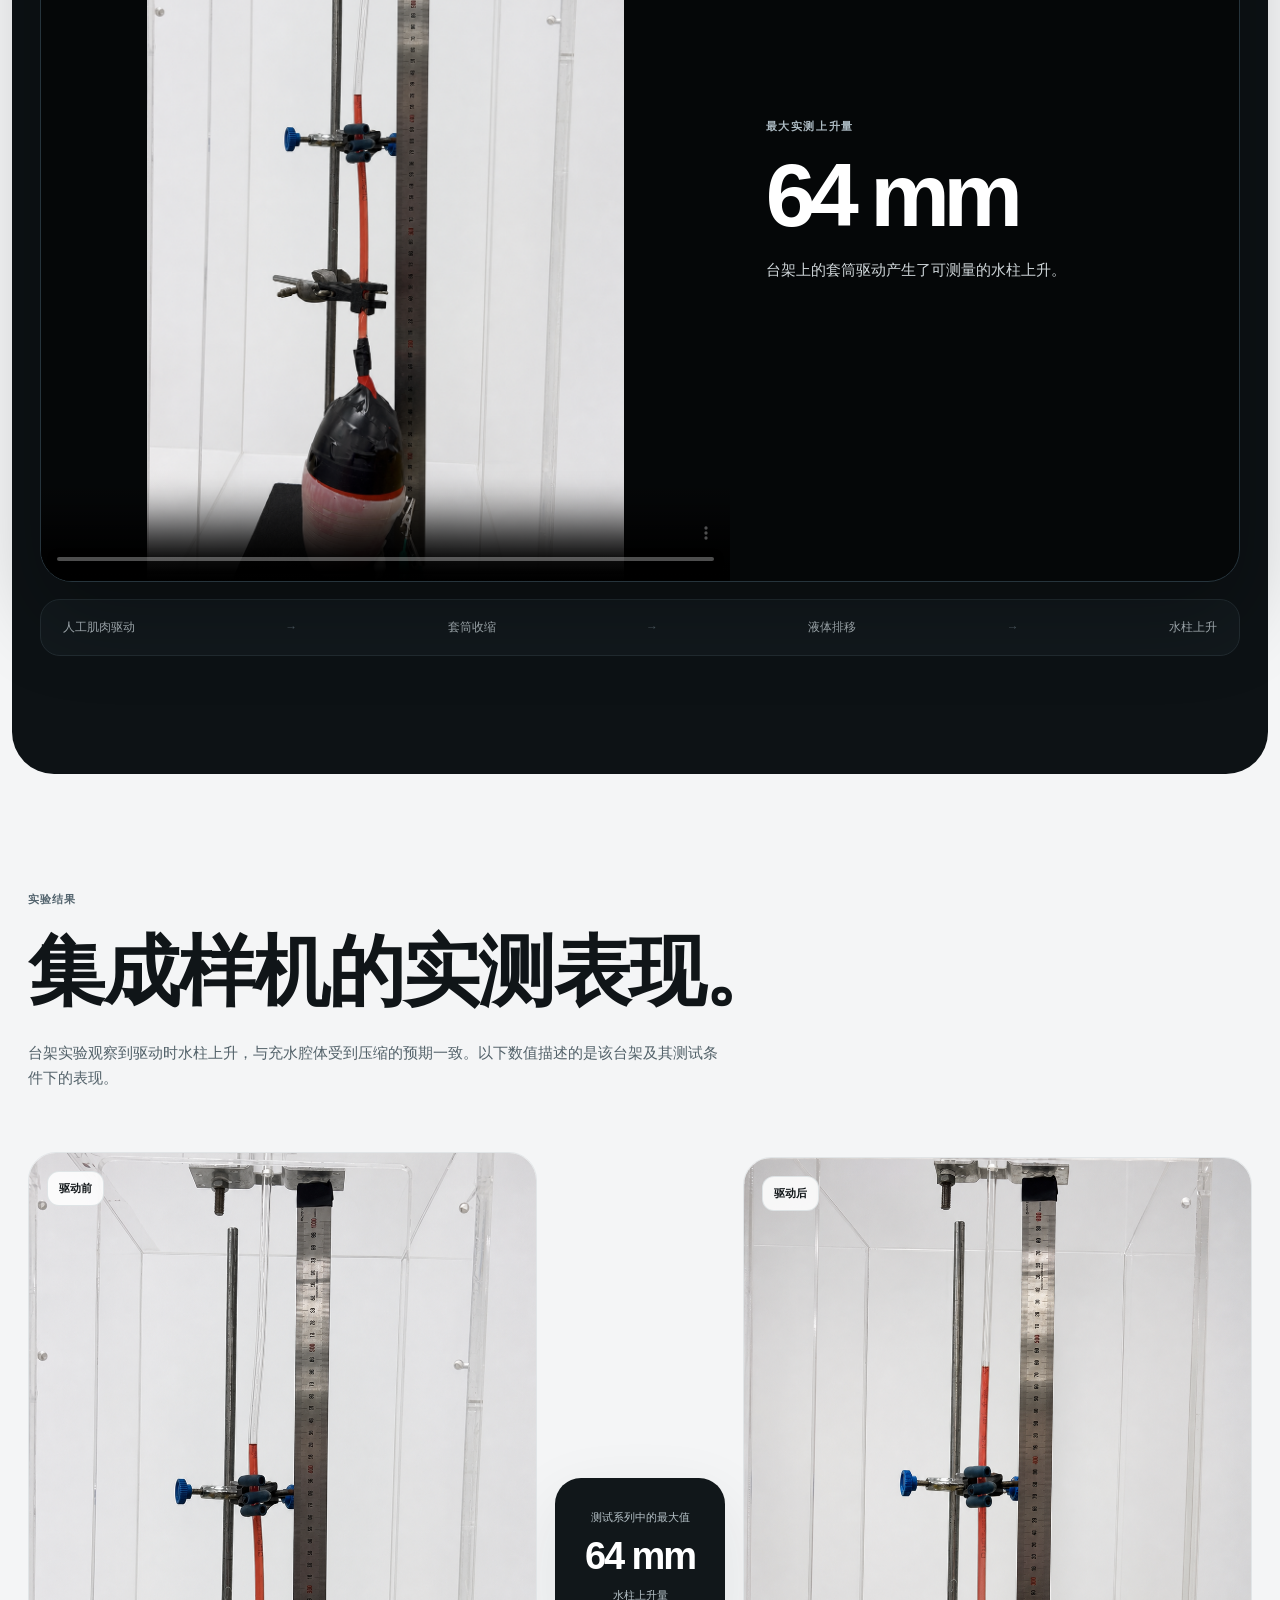
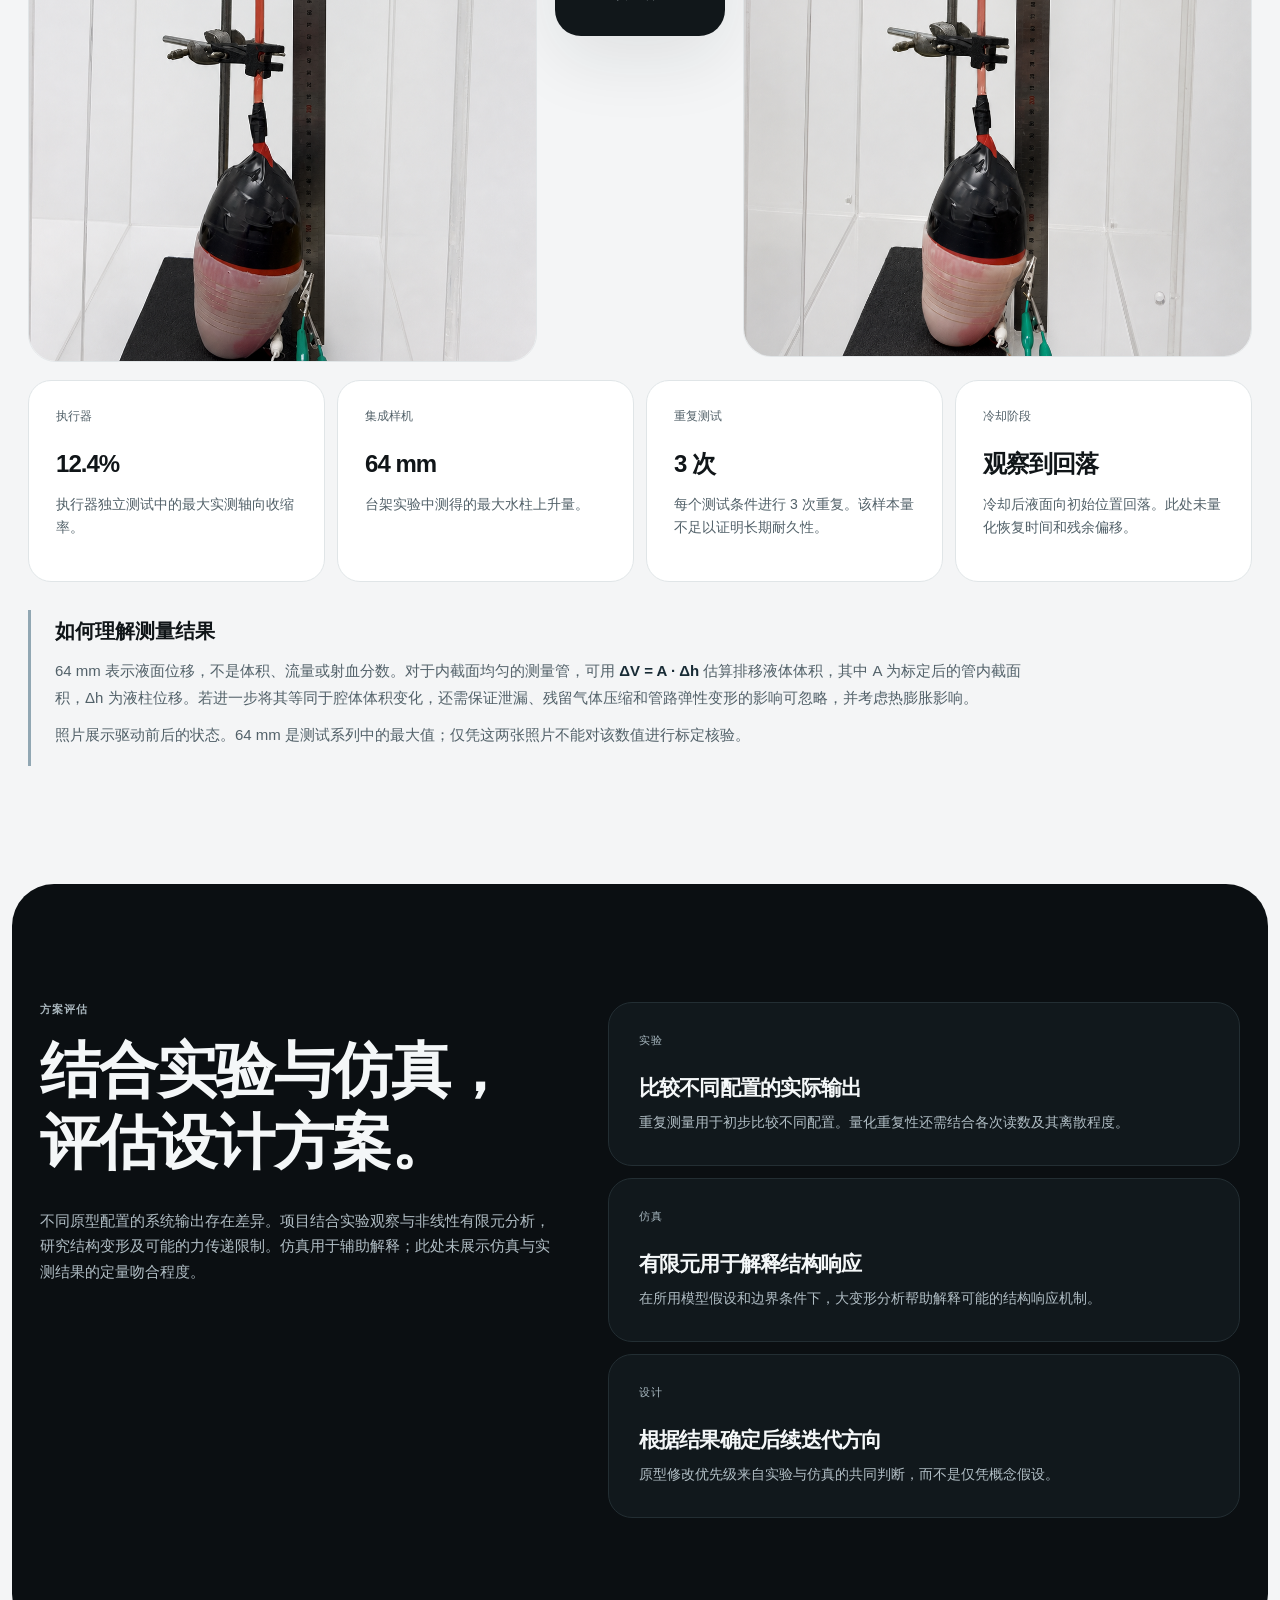
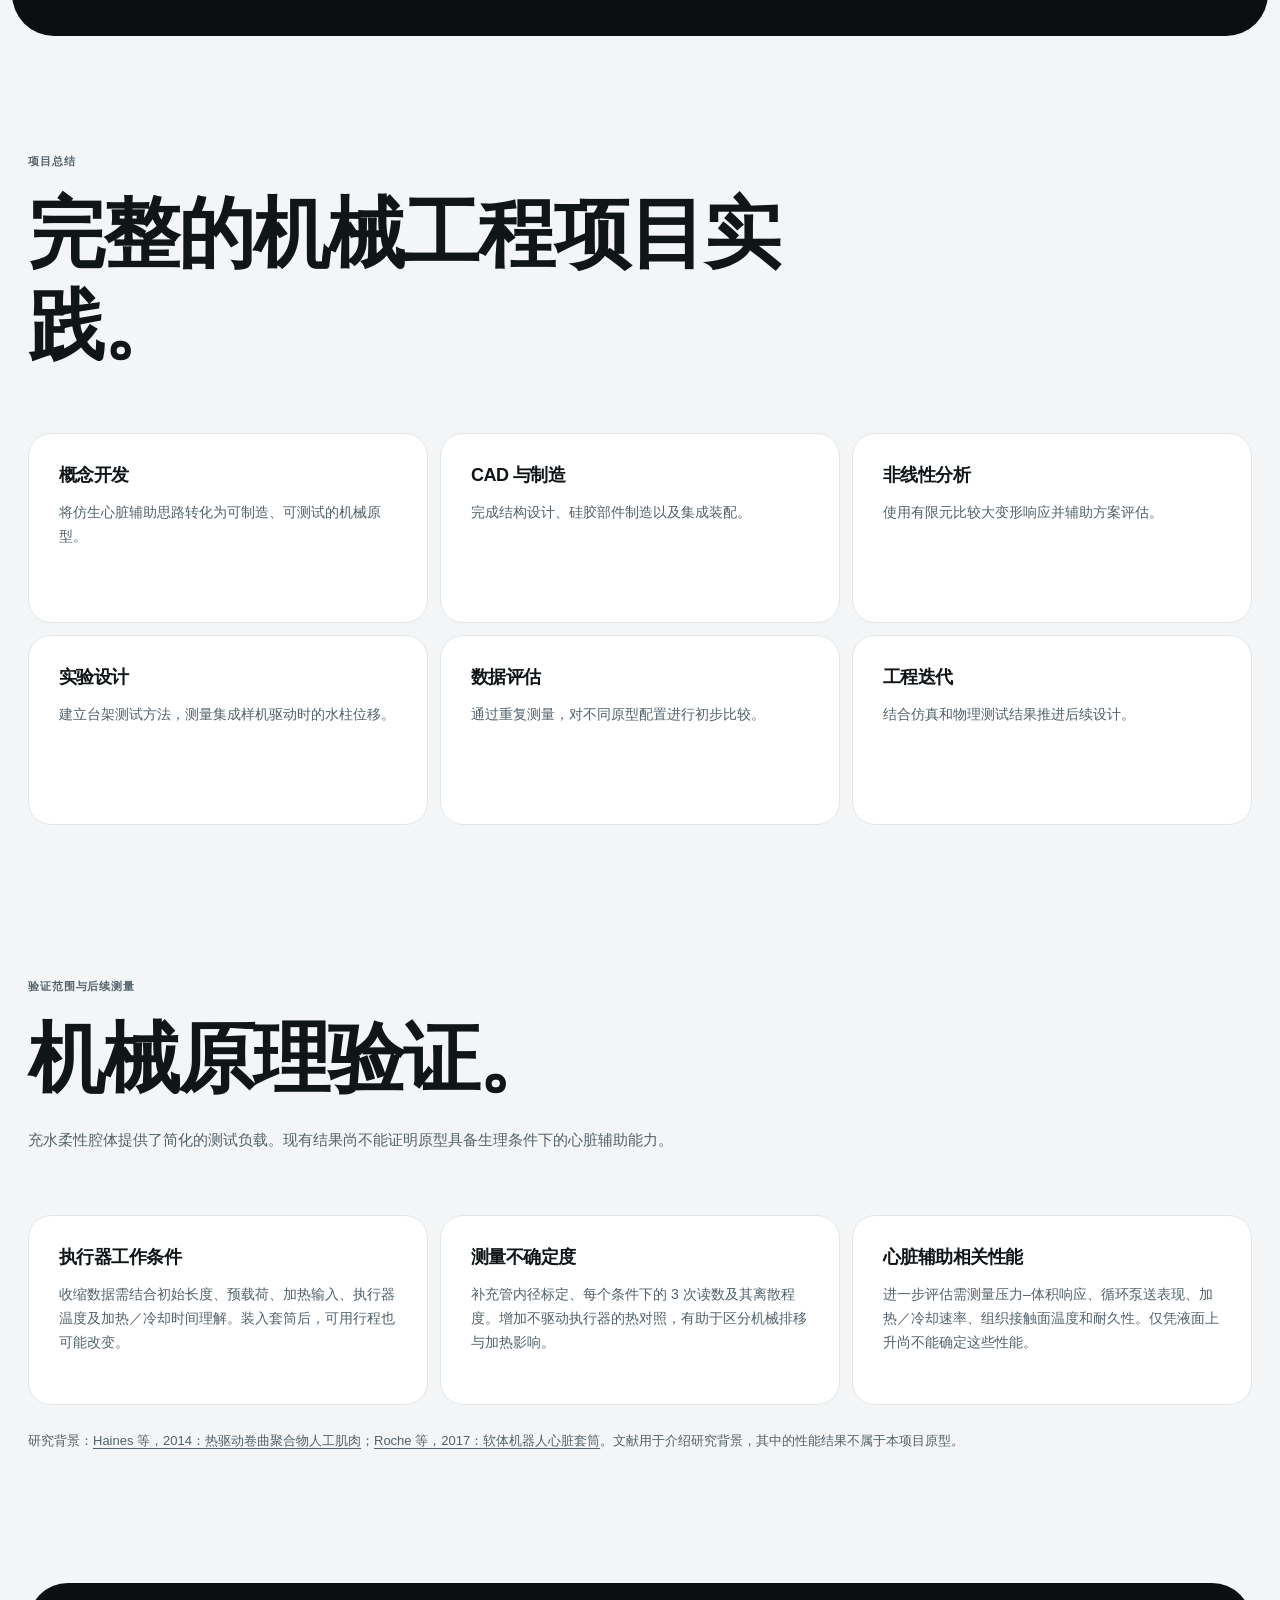
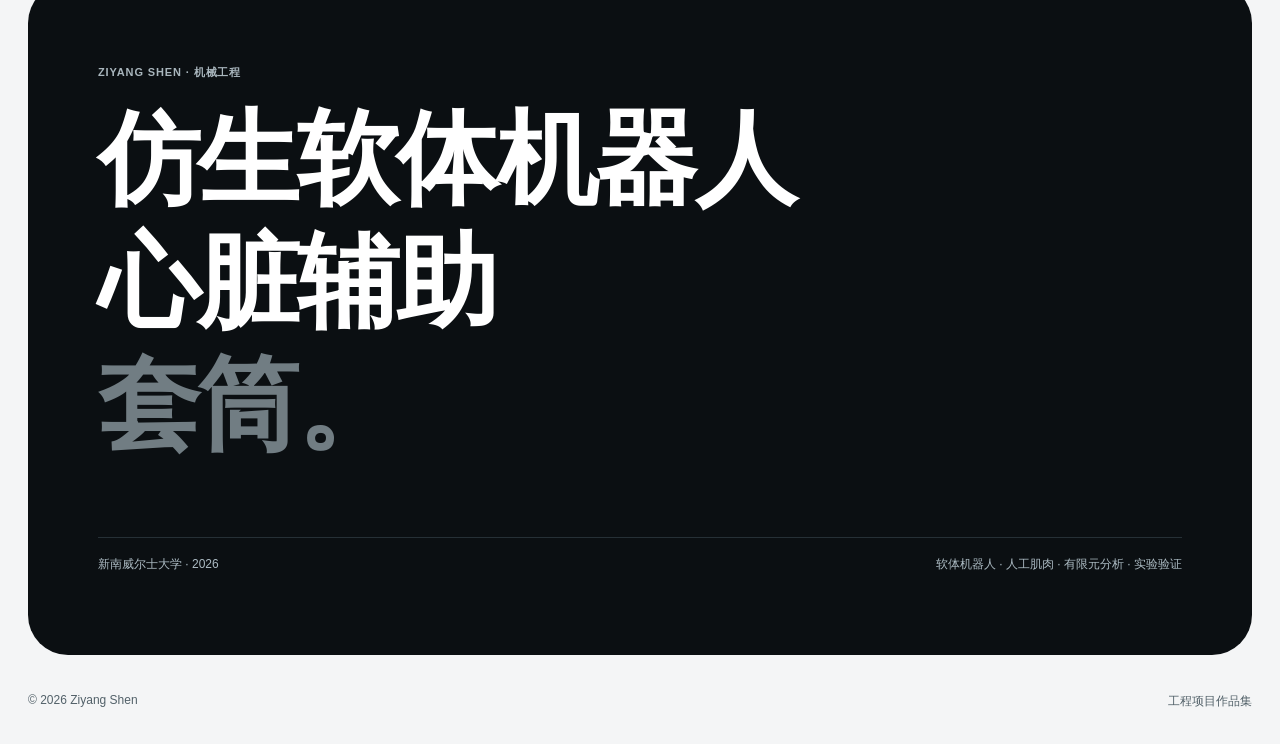
<file: zh.html>
<!doctype html>
<html lang="zh-CN">
<head>
  <meta charset="utf-8" />
  <meta name="viewport" content="width=device-width, initial-scale=1" />
  <meta name="theme-color" content="#f4f5f6" />
  <meta name="description" content="Ziyang Shen 工程项目作品集：基于人工肌肉驱动的仿生软体机器人心脏辅助套筒。" />
  <meta property="og:title" content="仿生软体机器人心脏辅助套筒 — Ziyang Shen" />
  <meta property="og:description" content="机械设计、非线性有限元分析、硅胶成型制造与充水柔性腔体台架测试。" />
  <title>仿生软体机器人心脏辅助套筒 — Ziyang Shen</title>
  <link rel="icon" href="data:image/svg+xml,<svg xmlns=%22http://www.w3.org/2000/svg%22 viewBox=%220 0 100 100%22><rect width=%22100%22 height=%22100%22 rx=%2230%22 fill=%22%23101518%22/><text x=%2250%22 y=%2264%22 text-anchor=%22middle%22 font-size=%2243%22 font-family=%22Arial%22 font-weight=%22700%22 fill=%22white%22>ZS</text></svg>">
  <link rel="stylesheet" href="styles.css" />
</head>
<body>
  <a class="skip-link" href="#top">跳转到正文</a>
  <div class="ambient" aria-hidden="true"></div>
  <header class="nav-shell">
    <nav class="nav" aria-label="主导航">
      <a class="brand" href="#top" aria-label="返回顶部">ZS</a>
      <div class="nav-links">
        <a href="#overview">项目概览</a>
        <a href="#scope">工程工作</a>
        <a href="#validation">实验验证</a>
        <a href="#analysis">方案评估</a>
      </div>
      <div class="nav-actions"><a class="nav-cta" href="#results">实验结果</a><a class="language-switch" href="index.html" lang="en" hreflang="en">English</a></div>
    </nav>
  </header>

  <main id="top">
    <section class="hero shell">
      <div class="hero-copy reveal">
        <p class="eyebrow">新南威尔士大学（UNSW Sydney）· 机械工程 · 2026</p>
        <h1>仿生软体机器人<br><span>心脏辅助套筒</span></h1>
        <p class="hero-deck">以热驱动的加捻卷曲人工肌肉（TCAM）为执行器，探索心脏外部压缩辅助的台架原型。项目涵盖执行器性能表征、机械设计、非线性有限元分析（FEA）、硅胶成型制造，以及充水柔性腔体上的台架测试。</p>
        <div class="hero-tags" aria-label="项目方向">
          <span>软体机器人</span><span>人工肌肉</span><span>CAD</span><span>有限元分析</span><span>原型实验</span>
        </div>
      </div>
      <div class="hero-art reveal" data-delay="90">
        <div class="hero-halo" aria-hidden="true"></div>
        <figure class="heart-stage">
          <img src="assets/hero-heart.png" alt="心脏与软体机器人套筒概念示意图" />
        </figure>
        <div class="hero-note glass">
          <span class="mini-label">概念示意</span>
          <strong>外部压缩辅助的概念示意。实际制造的原型见下方台架实验。</strong>
        </div>
      </div>
      <div class="hero-metrics reveal" data-delay="150">
        <article><strong>12.4%</strong><span>独立执行器最大实测收缩率</span></article>
        <article><strong>64 mm</strong><span>集成实验最大水柱上升量</span></article>
        <article><strong>3 次</strong><span>每个测试条件的重复次数</span></article>
        <article><strong>1 套</strong><span>完成台架测试的集成原型</span></article>
      </div>
    </section>

    <section id="overview" class="shell section-gap">
      <div class="section-kicker reveal">
        <p class="eyebrow">项目概览</p>
        <h2>从执行器开发<br><span>到集成样机验证。</span></h2>
        <p>项目分为执行器开发、结构设计、有限元分析、原型制造、实验测试和方案评估六个阶段，并用实验结果辅助设计判断。</p>
      </div>
      <div class="overview-grid reveal" data-delay="70">
        <article><span class="step-no">01</span><div><strong>执行器开发</strong><p>制备并测试热驱动人工肌肉，获得基础收缩性能。</p></div></article>
        <article><span class="step-no">02</span><div><strong>机械设计</strong><p>完成软体套筒及人工肌肉集成结构的 CAD 设计。</p></div></article>
        <article><span class="step-no">03</span><div><strong>有限元分析</strong><p>比较不同方案的大变形响应与力传递表现。</p></div></article>
        <article><span class="step-no">04</span><div><strong>原型制造</strong><p>完成硅胶部件制造、装配与集成样机搭建。</p></div></article>
        <article><span class="step-no">05</span><div><strong>实验验证</strong><p>搭建台架，记录重复驱动及冷却过程中的水柱位移。</p></div></article>
        <article><span class="step-no">06</span><div><strong>方案评估</strong><p>结合实验观察和结构仿真结果评估设计方案。</p></div></article>
      </div>
    </section>

    <section id="scope" class="dark-band">
      <div class="shell section-gap">
        <div class="story-head reveal">
          <p class="eyebrow light">工程工作</p>
          <h2>设计、仿真、制造<br><span>与实验验证。</span></h2>
        </div>
        <div class="scope-grid">
          <article class="scope-card reveal"><span>01</span><h3>人工肌肉</h3><p>执行器制备、热响应测试与收缩性能表征。</p></article>
          <article class="scope-card reveal" data-delay="50"><span>02</span><h3>机械设计</h3><p>CAD 建模、柔性结构设计与原型集成。</p></article>
          <article class="scope-card reveal" data-delay="100"><span>03</span><h3>非线性有限元</h3><p>针对大变形结构进行建模，并比较结构响应与力传递。</p></article>
          <article class="scope-card reveal" data-delay="150"><span>04</span><h3>原型制造</h3><p>利用模具成型制造硅胶部件，完成装配与原型迭代。</p></article>
          <article class="scope-card reveal" data-delay="200"><span>05</span><h3>实验测试</h3><p>自建测试台架、重复测量并比较不同原型方案。</p></article>
          <article class="scope-card reveal" data-delay="250"><span>06</span><h3>工程分析</h3><p>结合实验观察和有限元结果评估系统级性能。</p></article>
        </div>
      </div>
    </section>

    <section class="shell section-gap actuator-story">
      <div class="section-kicker reveal">
        <p class="eyebrow">人工肌肉表征</p>
        <h2>先测执行器性能，<br><span>再进行系统集成。</span></h2>
        <p>人工肌肉在装入套筒前进行独立测试，测量其单独工作时的收缩响应。集成后的实际收缩还受负载和结构约束影响。</p>
      </div>
      <div class="actuator-layout">
        <figure class="media-card reveal">
          <img loading="lazy" decoding="async" src="assets/tcam-fiber.png" alt="制备完成的加捻卷曲人工肌肉" />
          <figcaption>制备完成的加捻卷曲人工肌肉</figcaption>
        </figure>
        <article class="metric-feature reveal" data-delay="80">
          <span class="mini-label">实测结果</span>
          <strong>12.4%</strong>
          <h3>最大执行器收缩率</h3>
          <p>独立执行器测试中测得的最大轴向收缩率为 12.4%。该指标表示执行器长度变化，不代表腔体体积缩减率。</p>
        </article>
      </div>
    </section>

    <section id="validation" class="validation-wrap">
      <div class="shell section-gap">
        <div class="section-kicker reveal light-copy">
          <p class="eyebrow light">台架实验</p>
          <h2>把集成样机输出<br><span>转化为可直接读取的位移。</span></h2>
          <p>软体套筒安装在充水柔性腔体外，腔体连接透明测量管。直接测量的输出是管内液面上升量，用于间接反映驱动过程中的液体排移。</p>
        </div>
        <div class="video-stage reveal" data-delay="60">
          <video src="assets/validation-demo.mp4" controls muted playsinline preload="metadata" poster="assets/before.png" aria-label="台架驱动演示视频">浏览器无法播放此视频。<a href="assets/validation-demo.mp4">打开视频文件</a></video>
          <div class="video-shade"></div>
          <div class="video-result">
            <span class="mini-label">最大实测上升量</span>
            <strong>64 mm</strong>
            <p>台架上的套筒驱动产生了可测量的水柱上升。</p>
          </div>
        </div>
        <div class="method-line reveal" data-delay="110">
          <span>人工肌肉驱动</span><i>→</i><span>套筒收缩</span><i>→</i><span>液体排移</span><i>→</i><span>水柱上升</span>
        </div>
      </div>
    </section>

    <section id="results" class="shell section-gap outcomes">
      <div class="section-kicker reveal">
        <p class="eyebrow">实验结果</p>
        <h2>集成样机的实测表现。</h2>
        <p>台架实验观察到驱动时水柱上升，与充水腔体受到压缩的预期一致。以下数值描述的是该台架及其测试条件下的表现。</p>
      </div>
      <div class="before-after reveal">
        <figure><span class="photo-label">驱动前</span><img loading="lazy" decoding="async" src="assets/before.png" alt="驱动前的台架实验状态" /></figure>
        <div class="delta-card"><span>测试系列中的最大值</span><strong>64 mm</strong><small>水柱上升量</small></div>
        <figure><span class="photo-label">驱动后</span><img loading="lazy" decoding="async" src="assets/after.png" alt="驱动后液面升高的台架实验状态" /></figure>
      </div>
      <div class="result-grid reveal" data-delay="90">
        <article><span>执行器</span><strong>12.4%</strong><p>执行器独立测试中的最大实测轴向收缩率。</p></article>
        <article><span>集成样机</span><strong>64 mm</strong><p>台架实验中测得的最大水柱上升量。</p></article>
        <article><span>重复测试</span><strong>3 次</strong><p>每个测试条件进行 3 次重复。该样本量不足以证明长期耐久性。</p></article>
        <article><span>冷却阶段</span><strong>观察到回落</strong><p>冷却后液面向初始位置回落。此处未量化恢复时间和残余偏移。</p></article>
      </div>

      <div class="measurement-note">
        <h3>如何理解测量结果</h3>
        <p>64 mm 表示液面位移，不是体积、流量或射血分数。对于内截面均匀的测量管，可用 <span class="formula">ΔV = A · Δh</span> 估算排移液体体积，其中 A 为标定后的管内截面积，Δh 为液柱位移。若进一步将其等同于腔体体积变化，还需保证泄漏、残留气体压缩和管路弹性变形的影响可忽略，并考虑热膨胀影响。</p>
        <p>照片展示驱动前后的状态。64 mm 是测试系列中的最大值；仅凭这两张照片不能对该数值进行标定核验。</p>
      </div>
    </section>

    <section id="analysis" class="insight-wrap">
      <div class="shell section-gap">
        <div class="insight-grid">
          <div class="insight-copy reveal">
            <p class="eyebrow light">方案评估</p>
            <h2>结合实验与仿真，<br>评估设计方案。</h2>
            <p>不同原型配置的系统输出存在差异。项目结合实验观察与非线性有限元分析，研究结构变形及可能的力传递限制。仿真用于辅助解释；此处未展示仿真与实测结果的定量吻合程度。</p>
          </div>
          <div class="insight-cards reveal" data-delay="80">
            <article><span>实验</span><strong>比较不同配置的实际输出</strong><p>重复测量用于初步比较不同配置。量化重复性还需结合各次读数及其离散程度。</p></article>
            <article><span>仿真</span><strong>有限元用于解释结构响应</strong><p>在所用模型假设和边界条件下，大变形分析帮助解释可能的结构响应机制。</p></article>
            <article><span>设计</span><strong>根据结果确定后续迭代方向</strong><p>原型修改优先级来自实验与仿真的共同判断，而不是仅凭概念假设。</p></article>
          </div>
        </div>
      </div>
    </section>

    <section class="shell section-gap contribution">
      <div class="section-kicker reveal">
        <p class="eyebrow">项目总结</p>
        <h2>完整的机械工程项目实践。</h2>
      </div>
      <div class="contribution-grid reveal" data-delay="70">
        <article><strong>概念开发</strong><p>将仿生心脏辅助思路转化为可制造、可测试的机械原型。</p></article>
        <article><strong>CAD 与制造</strong><p>完成结构设计、硅胶部件制造以及集成装配。</p></article>
        <article><strong>非线性分析</strong><p>使用有限元比较大变形响应并辅助方案评估。</p></article>
        <article><strong>实验设计</strong><p>建立台架测试方法，测量集成样机驱动时的水柱位移。</p></article>
        <article><strong>数据评估</strong><p>通过重复测量，对不同原型配置进行初步比较。</p></article>
        <article><strong>工程迭代</strong><p>结合仿真和物理测试结果推进后续设计。</p></article>
      </div>
    </section>


    <section class="shell section-gap limitations" id="limitations">
      <div class="section-kicker">
        <p class="eyebrow">验证范围与后续测量</p>
        <h2>机械原理验证。</h2>
        <p>充水柔性腔体提供了简化的测试负载。现有结果尚不能证明原型具备生理条件下的心脏辅助能力。</p>
      </div>
      <div class="contribution-grid">
        <article><strong>执行器工作条件</strong><p>收缩数据需结合初始长度、预载荷、加热输入、执行器温度及加热／冷却时间理解。装入套筒后，可用行程也可能改变。</p></article>
        <article><strong>测量不确定度</strong><p>补充管内径标定、每个条件下的 3 次读数及其离散程度。增加不驱动执行器的热对照，有助于区分机械排移与加热影响。</p></article>
        <article><strong>心脏辅助相关性能</strong><p>进一步评估需测量压力–体积响应、循环泵送表现、加热／冷却速率、组织接触面温度和耐久性。仅凭液面上升尚不能确定这些性能。</p></article>
      </div>
      <p class="reference-note">研究背景：<a href="https://doi.org/10.1126/science.1246906">Haines 等，2014：热驱动卷曲聚合物人工肌肉</a>；<a href="https://doi.org/10.1126/scitranslmed.aaf3925">Roche 等，2017：软体机器人心脏套筒</a>。文献用于介绍研究背景，其中的性能结果不属于本项目原型。</p>
    </section>

    <section class="closing shell reveal">
      <p class="eyebrow light">Ziyang Shen · 机械工程</p>
      <h2>仿生软体机器人<br>心脏辅助<br><span>套筒。</span></h2>
      <div class="closing-meta">
        <span>新南威尔士大学 · 2026</span>
        <span>软体机器人 · 人工肌肉 · 有限元分析 · 实验验证</span>
      </div>
    </section>
  </main>
  <footer><span>© 2026 Ziyang Shen</span><span>工程项目作品集</span></footer>
  <script src="script.js"></script>
</body>
</html>
</file>
<file: styles.css>
:root{--bg:#f4f5f6;--ink:#101518;--muted:#6f787d;--line:#dfe3e5;--panel:#fff;--dark:#0b0f12;--dark2:#11171a;--soft:#e9edef;--max:1240px;--shadow:0 24px 70px rgba(20,30,35,.09)}*{box-sizing:border-box}html{scroll-behavior:smooth}body{margin:0;background:var(--bg);color:var(--ink);font-family:Inter,ui-sans-serif,-apple-system,BlinkMacSystemFont,"Segoe UI",Roboto,Helvetica,Arial,sans-serif;-webkit-font-smoothing:antialiased}a{color:inherit;text-decoration:none}img,video{max-width:100%}.ambient{position:fixed;inset:0;pointer-events:none;z-index:-1;background:radial-gradient(circle at 18% 12%,rgba(255,255,255,.95),transparent 32%),radial-gradient(circle at 80% 18%,rgba(218,225,229,.48),transparent 30%)}.shell{width:min(calc(100% - 56px),var(--max));margin-inline:auto}.section-gap{padding-top:118px;padding-bottom:118px}.eyebrow{margin:0 0 18px;text-transform:uppercase;letter-spacing:.18em;font-size:10px;font-weight:700;color:#7c858a}.eyebrow.light{color:#8e9aa0}.mini-label{display:block;text-transform:uppercase;letter-spacing:.14em;font-size:9px;font-weight:700;color:#8b969c}.nav-shell{position:fixed;top:18px;left:0;right:0;z-index:20}.nav{width:min(calc(100% - 40px),1040px);height:54px;margin:auto;padding:0 8px 0 10px;border:1px solid rgba(220,225,228,.8);border-radius:18px;background:rgba(246,247,248,.78);backdrop-filter:blur(18px) saturate(1.2);box-shadow:0 10px 30px rgba(20,30,35,.06);display:flex;align-items:center;justify-content:space-between}.brand{width:34px;height:34px;border-radius:11px;background:var(--ink);color:#fff;display:grid;place-items:center;font-size:10px;font-weight:800}.nav-links{display:flex;gap:28px;font-size:10px;color:#6f787d}.nav-links a:hover{color:var(--ink)}.nav-cta{padding:10px 15px;border-radius:12px;background:var(--ink);color:#fff;font-size:9px;font-weight:700}.hero{min-height:100vh;padding-top:145px;padding-bottom:55px;display:grid;grid-template-columns:1.08fr .92fr;column-gap:65px;align-items:center}.hero-copy h1{font-size:clamp(68px,7.1vw,106px);line-height:.88;letter-spacing:-.065em;margin:0;max-width:760px}.hero-copy h1 span{color:#879197}.hero-deck{font-size:19px;line-height:1.55;color:#647076;max-width:630px;margin:30px 0 26px}.hero-tags{display:flex;gap:8px;flex-wrap:wrap}.hero-tags span{border:1px solid #d9dfe2;border-radius:999px;background:rgba(255,255,255,.55);padding:8px 11px;font-size:9px;color:#758086}.hero-art{min-height:660px;position:relative;display:grid;place-items:center;perspective:900px}.hero-halo{position:absolute;width:520px;height:520px;border-radius:50%;background:radial-gradient(circle,rgba(217,225,229,.9),rgba(231,235,237,.28) 54%,transparent 72%);filter:blur(2px)}.heart-stage{position:relative;width:min(72%,450px);margin:0;z-index:1;filter:drop-shadow(0 30px 36px rgba(15,22,26,.2));transition:transform .25s ease}.heart-stage img{display:block;width:100%;border-radius:3px}.hero-note{position:absolute;z-index:3;right:0;bottom:82px;width:250px;padding:18px;border:1px solid rgba(255,255,255,.5);border-radius:18px;background:rgba(255,255,255,.73);backdrop-filter:blur(18px);box-shadow:var(--shadow)}.hero-note strong{display:block;font-size:12px;line-height:1.45;margin-top:7px}.hero-metrics{grid-column:1/-1;margin-top:20px;border-top:1px solid var(--line);padding-top:25px;display:grid;grid-template-columns:repeat(4,1fr)}.hero-metrics article{padding:0 26px;border-right:1px solid var(--line)}.hero-metrics article:first-child{padding-left:0}.hero-metrics article:last-child{border-right:0}.hero-metrics strong{display:block;font-size:38px;letter-spacing:-.055em}.hero-metrics span{display:block;margin-top:8px;color:#7a8489;font-size:10px;line-height:1.4;max-width:170px}.section-kicker{max-width:900px;margin-bottom:62px}.section-kicker h2,.story-head h2{font-size:clamp(52px,6vw,82px);line-height:.96;letter-spacing:-.055em;margin:0}.section-kicker h2 span,.story-head h2 span{color:#8b959a}.section-kicker>p:last-child{max-width:700px;margin:24px 0 0;color:#707a80;line-height:1.65;font-size:15px}.overview-grid{display:grid;grid-template-columns:repeat(3,1fr);gap:12px}.overview-grid article{background:rgba(255,255,255,.72);border:1px solid #e0e4e6;border-radius:24px;padding:30px;min-height:220px;display:flex;gap:24px}.step-no{font-size:9px;color:#929ca1;padding-top:3px}.overview-grid strong{display:block;font-size:20px;letter-spacing:-.035em}.overview-grid p{color:#778187;font-size:12px;line-height:1.58;margin:13px 0 0}.dark-band,.insight-wrap{background:var(--dark);color:#f4f7f8;border-radius:42px;width:min(calc(100% - 24px),1480px);margin-inline:auto}.story-head{max-width:900px;margin-bottom:60px}.scope-grid{display:grid;grid-template-columns:repeat(3,1fr);gap:12px}.scope-card{background:var(--dark2);border:1px solid #20292e;border-radius:24px;padding:30px;min-height:230px}.scope-card>span{font-size:9px;color:#66747c}.scope-card h3{font-size:24px;letter-spacing:-.04em;margin:46px 0 12px}.scope-card p{color:#94a0a6;font-size:12px;line-height:1.58;margin:0}.actuator-layout{display:grid;grid-template-columns:1.2fr .8fr;gap:18px}.media-card,.metric-feature{border-radius:30px;background:#fff;border:1px solid #e0e5e7;overflow:hidden}.media-card{min-height:460px;display:flex;flex-direction:column;justify-content:center}.media-card img{width:100%;padding:52px;object-fit:contain}.media-card figcaption{border-top:1px solid #eceff0;padding:13px 17px;color:#8a9499;font-size:9px}.metric-feature{padding:48px;display:flex;flex-direction:column;justify-content:center}.metric-feature>strong{font-size:clamp(84px,9vw,132px);letter-spacing:-.08em;line-height:.8;margin:34px 0 24px}.metric-feature h3{font-size:28px;letter-spacing:-.04em;margin:0}.metric-feature p{color:#778187;line-height:1.6;font-size:13px;max-width:360px}.validation-wrap{background:#0d1215;color:#f5f7f8;border-radius:42px;width:min(calc(100% - 24px),1480px);margin-inline:auto}.light-copy>p:last-child{color:#9ba6ac}.video-stage{position:relative;border-radius:32px;overflow:hidden;background:#050708;height:min(78vh,860px);box-shadow:0 34px 85px rgba(0,0,0,.28)}.video-stage video{width:100%;height:100%;object-fit:contain;display:block}.video-shade{position:absolute;inset:0;background:linear-gradient(180deg,transparent 52%,rgba(0,0,0,.78));pointer-events:none}.video-result{position:absolute;left:36px;bottom:34px;z-index:2}.video-result strong{display:block;font-size:clamp(82px,10vw,148px);line-height:.82;letter-spacing:-.075em;margin:12px 0;color:#fff}.video-result p{font-size:12px;color:#d0d7da;margin:0;max-width:480px}.method-line{margin-top:17px;border:1px solid #222c31;background:#12191d;border-radius:20px;padding:19px 22px;display:flex;align-items:center;justify-content:space-between;color:#aab4b9;font-size:10px}.method-line i{font-style:normal;color:#4e5b62}.before-after{display:grid;grid-template-columns:1fr 170px 1fr;gap:18px;align-items:center}.before-after figure{position:relative;margin:0;border-radius:28px;background:#fff;border:1px solid #e1e5e7;overflow:hidden;min-height:710px;display:grid;place-items:center}.before-after img{width:100%;height:100%;object-fit:contain}.photo-label{position:absolute;left:18px;top:18px;z-index:2;padding:9px 11px;border-radius:12px;background:rgba(255,255,255,.86);backdrop-filter:blur(15px);border:1px solid rgba(220,225,228,.9);font-size:9px;font-weight:700}.delta-card{border-radius:26px;background:#11171a;color:white;text-align:center;padding:32px 18px;box-shadow:var(--shadow)}.delta-card span,.delta-card small{display:block}.delta-card span{font-size:9px;color:#8e9ba1}.delta-card strong{display:block;font-size:38px;letter-spacing:-.055em;margin:10px 0}.delta-card small{font-size:9px;color:#9ca7ac;line-height:1.4}.result-grid{display:grid;grid-template-columns:repeat(4,1fr);gap:12px;margin-top:18px}.result-grid article{background:#fff;border:1px solid #e0e5e7;border-radius:23px;padding:27px;min-height:190px}.result-grid span{display:block;color:#8a9499;font-size:9px;margin-bottom:25px}.result-grid strong{display:block;font-size:24px;letter-spacing:-.04em}.result-grid p{color:#788287;font-size:11px;line-height:1.55}.insight-grid{display:grid;grid-template-columns:.9fr 1.1fr;gap:70px;align-items:start}.insight-copy h2{font-size:clamp(55px,6vw,82px);letter-spacing:-.055em;line-height:.95;margin:0}.insight-copy p:last-child{color:#9ca8ad;line-height:1.7;font-size:14px;margin-top:28px}.insight-cards{display:grid;gap:12px}.insight-cards article{border:1px solid #232e33;background:#11181c;border-radius:24px;padding:30px}.insight-cards span{display:block;font-size:9px;color:#77858c;text-transform:uppercase;letter-spacing:.12em}.insight-cards strong{display:block;font-size:21px;letter-spacing:-.035em;margin:26px 0 9px}.insight-cards p{color:#95a1a7;font-size:11px;line-height:1.55;margin:0}.contribution-grid{display:grid;grid-template-columns:repeat(3,1fr);gap:12px}.contribution-grid article{background:#fff;border:1px solid #e0e5e7;border-radius:23px;padding:30px;min-height:190px}.contribution-grid strong{font-size:18px;letter-spacing:-.03em}.contribution-grid p{font-size:11px;line-height:1.58;color:#788287;margin:14px 0 0}.closing{background:#0b0f12;color:#fff;border-radius:40px;padding:82px 70px;margin-bottom:24px}.closing h2{font-size:clamp(60px,8vw,110px);line-height:.84;letter-spacing:-.07em;margin:0}.closing h2 span{color:#717d83}.closing-meta{margin-top:70px;border-top:1px solid #263036;padding-top:18px;display:flex;justify-content:space-between;gap:20px;color:#859198;font-size:10px}footer{width:min(calc(100% - 56px),var(--max));margin:auto;padding:14px 0 34px;display:flex;justify-content:space-between;color:#7d878c;font-size:9px}.reveal{opacity:1;transform:none;transition:opacity .8s cubic-bezier(.2,.65,.2,1),transform .8s cubic-bezier(.2,.65,.2,1)}.reveal.in{opacity:1;transform:none}@media(max-width:1050px){.hero{grid-template-columns:1fr;padding-top:135px}.hero-art{min-height:560px}.hero-metrics{grid-template-columns:repeat(2,1fr);row-gap:25px}.hero-metrics article:nth-child(2){border-right:0}.hero-metrics article:nth-child(3){padding-left:0}.overview-grid,.scope-grid,.contribution-grid{grid-template-columns:repeat(2,1fr)}.actuator-layout,.insight-grid{grid-template-columns:1fr}.before-after{grid-template-columns:1fr 130px 1fr}.before-after figure{min-height:570px}.result-grid{grid-template-columns:repeat(2,1fr)}}@media(max-width:720px){.shell{width:min(calc(100% - 32px),var(--max))}.section-gap{padding-top:92px;padding-bottom:92px}.nav-links{display:none}.hero{min-height:auto;padding-top:125px}.hero-copy h1{font-size:56px}.hero-deck{font-size:17px}.hero-art{min-height:470px}.heart-stage{width:70%}.hero-note{right:0;bottom:15px;width:225px}.hero-metrics strong{font-size:29px}.section-kicker h2,.story-head h2{font-size:47px}.overview-grid,.scope-grid,.contribution-grid{grid-template-columns:1fr}.overview-grid article{min-height:170px}.dark-band,.validation-wrap,.insight-wrap{width:calc(100% - 16px);border-radius:30px}.dark-band .shell,.validation-wrap .shell,.insight-wrap .shell{width:calc(100% - 32px)}.scope-card{min-height:185px}.scope-card h3{margin-top:30px}.media-card{min-height:350px}.media-card img{padding:28px}.metric-feature{padding:34px}.video-stage{height:65vh;border-radius:24px}.video-result{left:20px;bottom:22px}.method-line{overflow-x:auto;gap:12px;justify-content:flex-start}.method-line span,.method-line i{white-space:nowrap}.before-after{grid-template-columns:1fr}.before-after figure{min-height:520px}.delta-card{order:2}.before-after figure:last-child{order:3}.result-grid{grid-template-columns:1fr 1fr}.insight-grid{gap:40px}.closing{padding:62px 28px;border-radius:30px}.closing-meta,footer{flex-direction:column}.closing-meta{display:flex}.hero-halo{width:420px;height:420px}}@media(max-width:470px){.hero-copy h1{font-size:47px}.hero-art{min-height:390px}.heart-stage{width:78%}.hero-note{width:205px;padding:15px}.hero-metrics strong{font-size:25px}.hero-metrics span{font-size:9px}.result-grid{grid-template-columns:1fr}.video-result strong{font-size:72px}.closing h2{font-size:55px}}@media(prefers-reduced-motion:reduce){html{scroll-behavior:auto}.reveal{opacity:1;transform:none;transition:none}.heart-stage{transition:none}}

/* Review fixes: readable text, resilient layout, accessible media and language navigation. */
:root{--muted:#526169}
body{font-family:Inter,ui-sans-serif,-apple-system,BlinkMacSystemFont,"Segoe UI",Roboto,"PingFang SC","Microsoft YaHei",Arial,sans-serif}
main,section{scroll-margin-top:96px}
:focus-visible{outline:3px solid #147ca0;outline-offset:5px}
.skip-link{position:fixed;left:18px;top:-80px;z-index:100;background:#fff;padding:14px 20px;border-radius:10px}
.skip-link:focus{top:18px}
.nav{gap:12px}.nav-links{font-size:12px;gap:24px;color:#526169}.nav-actions{display:flex;align-items:center;gap:8px}.nav-cta{font-size:11px}
.language-switch{font-size:12px;font-weight:600;white-space:nowrap;padding:11px 12px;border-radius:10px;color:#34464f}.language-switch:hover{background:#e1e7ea}
.hero{grid-template-columns:minmax(0,1.08fr) minmax(0,.92fr);column-gap:40px}
.hero-copy,.hero-art,.insight-copy,.insight-cards{min-width:0}
.hero-copy h1{font-size:clamp(56px,6vw,84px);line-height:1.02;overflow-wrap:break-word}
.hero-halo{width:min(100%,520px);height:auto;aspect-ratio:1}
.hero-metrics span,.hero-tags span{font-size:12px;color:#526169}.hero-metrics span{max-width:230px}
.eyebrow,.mini-label{font-size:11px;color:#53646e}.eyebrow.light{color:#a9b6bd}
.hero-note .mini-label{color:#526169}
.overview-grid p,.metric-feature p,.contribution-grid p,.result-grid p{font-size:14px;color:#526169;line-height:1.7}
.overview-grid strong,.contribution-grid strong{line-height:1.3}
.step-no{color:#566873}.overview-grid article{gap:16px;padding:26px}
.section-kicker>p:last-child{color:#526169}.light-copy>p:last-child{color:#b1bec5}
.scope-card p,.insight-cards p{font-size:14px;line-height:1.7;color:#b1bec5}
.scope-card>span,.insight-cards span{font-size:11px;color:#a8b8c0}
.media-card{margin:0;min-width:0}.media-card figcaption{font-size:12px;color:#526169}
.metric-feature{min-width:0}.metric-feature>strong{font-size:clamp(68px,8vw,112px)}
.video-stage{height:auto;display:grid;grid-template-columns:minmax(0,1.15fr) minmax(0,.85fr);align-items:center;border:1px solid #26343c}
.video-stage video{height:auto;max-height:760px;object-fit:contain;background:#050708}
.video-shade{display:none}.video-result{position:static;padding:36px;min-width:0}.video-result .mini-label{color:#acbac2}.video-result strong{font-size:clamp(58px,7vw,108px);line-height:1.1}.video-result p{font-size:15px;line-height:1.7}
.method-line{font-size:12px}.before-after figure{min-height:0}.before-after img{height:auto;display:block}.photo-label{font-size:11px}
.delta-card span,.delta-card small{font-size:11px;color:#b7c3c9}
.result-grid span{font-size:12px;color:#526169}.result-grid strong{overflow-wrap:anywhere;line-height:1.2}
.measurement-note{margin-top:28px;border-left:3px solid #91a7b3;padding:8px 0 8px 24px;max-width:1000px}.measurement-note h3{font-size:20px;margin:0 0 12px}.measurement-note p{font-size:15px;line-height:1.8;color:#526169;margin:10px 0}.formula{white-space:nowrap;color:#182b35;font-weight:600}
.insight-grid{grid-template-columns:minmax(0,.9fr) minmax(0,1.1fr);gap:50px}.insight-copy h2{font-size:clamp(44px,4.7vw,66px);line-height:1.08;overflow-wrap:break-word}.insight-copy p:last-child{font-size:15px;color:#b1bec5}
.limitations{padding-top:36px}.reference-note{font-size:13px;line-height:1.8;color:#526169;margin-top:24px}.reference-note a{text-decoration:underline;text-underline-offset:3px}
.closing h2{line-height:1.02}.closing-meta{color:#acbbc3;font-size:12px}footer{font-size:12px;color:#526169}
html[lang="zh-CN"] h1,html[lang="zh-CN"] h2{letter-spacing:-.025em;line-height:1.2}html[lang="zh-CN"] .hero-copy h1{font-size:clamp(40px,5.2vw,72px)}html[lang="zh-CN"] .eyebrow{letter-spacing:.08em}
@media(min-width:721px) and (max-width:1050px){.hero{grid-template-columns:1fr}.actuator-layout,.insight-grid{grid-template-columns:1fr}.hero-copy h1{max-width:850px}}
@media(max-width:720px){.hero{grid-template-columns:1fr}.hero-copy h1{font-size:clamp(40px,8.6vw,60px)}.section-kicker h2,.story-head h2{font-size:clamp(32px,7.5vw,47px);line-height:1.12}.insight-grid{grid-template-columns:1fr}.insight-copy h2{font-size:clamp(32px,7.5vw,47px)}.closing h2{font-size:clamp(38px,8vw,55px)}.video-stage{grid-template-columns:1fr}.video-stage video{max-height:620px}.video-result{padding:24px}.video-result strong{font-size:64px}.hero-note{bottom:8px}.hero-halo{width:100%}.result-grid article{padding:24px}.metric-feature>strong{font-size:80px}.method-line{flex-wrap:wrap;overflow:visible;gap:10px}.method-line span{white-space:normal}.measurement-note{padding-left:16px}.closing-meta{line-height:1.7}.photo-label{left:12px;top:12px}}
@media(prefers-reduced-motion:reduce){*,*::before,*::after{scroll-behavior:auto!important;animation:none!important;transition:none!important}}
@media print{.nav-shell,.ambient,.skip-link{display:none}.hero{padding-top:20px;min-height:0}.section-gap{padding:28px 0}.hero-art{min-height:400px}.reveal{opacity:1;transform:none}.video-stage video{max-height:400px}article,figure{break-inside:avoid}}
</file>
